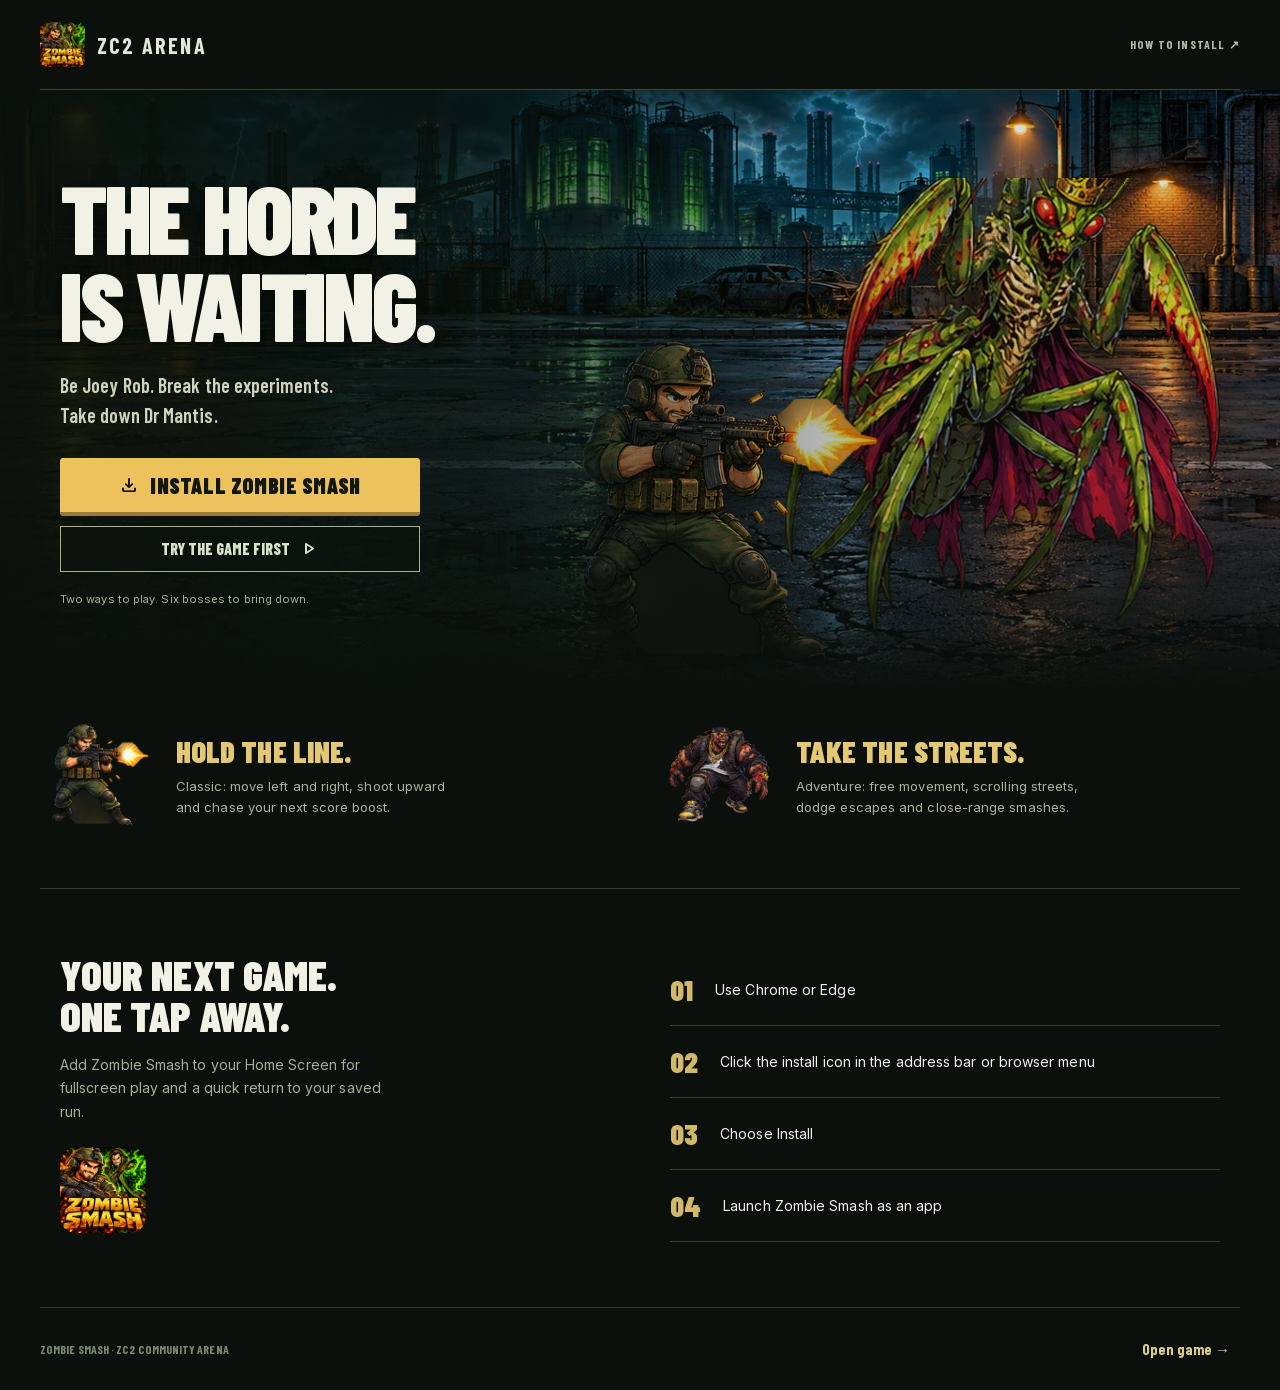
<file: index.html>
<!doctype html>
<html lang="en">
<head>
  <meta charset="UTF-8" />
  <meta name="viewport" content="width=device-width,initial-scale=1,maximum-scale=1,user-scalable=no,viewport-fit=cover" />
  <meta name="theme-color" content="#080b0d" />
  <meta name="color-scheme" content="dark" />
  <meta name="description" content="Unofficial ZC2 Community Arena — Zombie Smash, global leaderboard, tournaments and community tools." />
  <meta name="apple-mobile-web-app-capable" content="yes" />
  <meta name="apple-mobile-web-app-status-bar-style" content="black-translucent" />
  <meta name="apple-mobile-web-app-title" content="Zombie Smash" />
  <meta name="application-name" content="Zero Caliber 2 Community Arena" />
  <meta name="mobile-web-app-capable" content="yes" />

  <meta property="og:type" content="website" />
  <meta property="og:title" content="Zero Caliber 2 — Community Arena" />
  <meta property="og:description" content="Play Zombie Smash, climb the leaderboard, enter tournaments and join the ZC2 community." />
  <meta property="og:image" content="./share-preview.jpg?v=5.10.1" />
  <meta property="og:image:width" content="1200" />
  <meta property="og:image:height" content="630" />
  <meta property="og:site_name" content="Zero Caliber 2 Community Arena" />
  <meta name="twitter:card" content="summary_large_image" />
  <meta name="twitter:title" content="Zero Caliber 2 — Community Arena" />
  <meta name="twitter:description" content="Play Zombie Smash. Compete. Rank up. Join the community." />
  <meta name="twitter:image" content="./share-preview.jpg?v=5.10.1" />

  <title>Zombie Smash — ZC2 Arena</title>
  <link rel="manifest" href="./manifest.webmanifest?v=6.0.1" />
  <link rel="icon" sizes="192x192" href="./icon-192.png?v=6.0.1" />
  <link rel="apple-touch-icon" href="./apple-touch-icon.png?v=6.0.1" />
  <link rel="stylesheet" href="./styles.css?v=6.0.1" />
  <link rel="stylesheet" href="./arcade.css?v=6.0.1" />
  <link rel="stylesheet" href="./enhanced.css?v=6.0.1" />
</head>
<body>
  <div id="app" class="app-loading">
    <div class="boot">
      <img src="./zc2-arena-logo.png" alt="ZC2 Community Arena" />
      <div class="boot-title"><span>ZERO CALIBER 2</span><b>COMMUNITY ARENA</b></div>
      <div class="boot-line"></div>
    </div>
  </div>
  <noscript>This app requires JavaScript.</noscript>
  <script src="./character-gallery.js?v=6.0.1"></script>
  <script src="./soundtrack.js?v=6.0.1"></script>
  <script src="./arcade.js?v=6.0.1"></script>
  <script type="module" src="./app.js?v=6.0.1"></script>
</body>
</html>
</file>
<file: styles.css>
@font-face{font-family:"Bebas Neue";font-style:normal;font-weight:400;font-display:swap;src:url("./font-bebas-neue-400.woff2") format("woff2")}
@font-face{font-family:"Barlow Condensed";font-style:normal;font-weight:600;font-display:swap;src:url("./font-barlow-condensed-600.woff2") format("woff2")}
@font-face{font-family:"Barlow Condensed";font-style:normal;font-weight:700;font-display:swap;src:url("./font-barlow-condensed-700.woff2") format("woff2")}
@font-face{font-family:"Barlow Condensed";font-style:normal;font-weight:800;font-display:swap;src:url("./font-barlow-condensed-800.woff2") format("woff2")}
@font-face{font-family:"Barlow Condensed";font-style:normal;font-weight:900;font-display:swap;src:url("./font-barlow-condensed-900.woff2") format("woff2")}
@font-face{font-family:"Inter";font-style:normal;font-weight:400 800;font-display:swap;src:url("./font-inter.woff2") format("woff2")}
@font-face{font-family:"Material Symbols Rounded";font-style:normal;font-weight:400;font-display:swap;src:url("./font-material-symbols-rounded.woff2") format("woff2")}
@font-face{font-family:"Nosifer";font-style:normal;font-weight:400;font-display:swap;src:url("./font-nosifer-400.woff2") format("woff2")}
:root{
  --bg:#080b0d;--bg2:#0d1215;--panel:#10161a;--panel2:#141b1f;--line:#293238;--line2:#3a4449;
  --text:#f2f4f5;--muted:#8e999e;--yellow:#f2d51f;--yellow2:#ffe83e;--danger:#e15c55;--ok:#8db24a;
  --display:"Bebas Neue","Barlow Condensed",Impact,sans-serif;--cond:"Barlow Condensed","Arial Narrow",sans-serif;--body:Inter,system-ui,-apple-system,sans-serif;
  --safe-bottom:env(safe-area-inset-bottom,0px)
}
*{box-sizing:border-box}html{background:var(--bg);color-scheme:dark}body{margin:0;min-width:320px;min-height:100vh;background:radial-gradient(circle at 70% -10%,rgba(242,213,31,.09),transparent 30%),var(--bg);color:var(--text);font-family:var(--body)}button,input,select,textarea{font:inherit}button{cursor:pointer}a{color:inherit}.material-symbols-rounded{font-family:'Material Symbols Rounded';font-weight:normal;font-style:normal;font-size:21px;line-height:1;letter-spacing:normal;text-transform:none;display:inline-block;white-space:nowrap;word-wrap:normal;direction:ltr;text-rendering:optimizeLegibility;-webkit-font-smoothing:antialiased;font-variation-settings:'FILL' 0,'wght' 400,'GRAD' 0,'opsz' 24}.hidden{display:none!important}.muted{color:var(--muted)}
.app-loading{min-height:100vh;display:grid;place-items:center}.boot{display:grid;justify-items:center;gap:12px}.boot img{width:108px;height:108px;border-radius:24px}.boot-title{display:grid;justify-items:center;font-family:var(--display);letter-spacing:.08em}.boot-title span{font-size:28px}.boot-title b{color:var(--yellow);font-size:21px}.boot-line{width:170px;height:2px;background:linear-gradient(90deg,transparent,var(--yellow),transparent);animation:pulse 1.2s ease-in-out infinite}@keyframes pulse{50%{opacity:.25;transform:scaleX(.7)}}
.shell{min-height:100vh}.topbar{height:74px;display:flex;align-items:center;gap:14px;padding:0 20px;border-bottom:1px solid var(--line);background:rgba(8,11,13,.94);backdrop-filter:blur(18px);position:sticky;top:0;z-index:40}.brand{border:0;background:none;color:var(--text);padding:0;display:flex;align-items:center;gap:11px;text-align:left;min-width:290px}.brand-mark{display:grid;place-items:center;width:47px;height:47px;border-radius:10px;overflow:hidden;box-shadow:0 0 0 1px rgba(242,213,31,.24),0 10px 28px rgba(0,0,0,.36)}.brand-mark img{width:100%;height:100%;object-fit:cover}.brand-copy{display:grid;line-height:.9;min-width:210px}.brand-title{display:flex;align-items:flex-end;gap:6px;font-family:var(--display);white-space:nowrap;text-shadow:0 1px 0 #000}.brand-title strong{font-size:26px;font-weight:400;letter-spacing:.035em}.brand-title strong:first-child{letter-spacing:.075em}.brand-title em{font-style:normal;color:var(--yellow);font-size:39px;line-height:.69;margin-left:1px;text-shadow:0 0 18px rgba(242,213,31,.23)}.brand-rule{height:2px;margin:3px 0 4px;background:linear-gradient(90deg,var(--yellow) 0 30%,rgba(242,213,31,.18) 30% 100%)}.brand-copy small{font-family:var(--cond);font-size:10px;font-weight:700;letter-spacing:.38em;color:#c8ced0}.top-actions{margin-left:auto;display:flex;align-items:center;gap:8px}.top-actions .user-chip{display:flex;align-items:center;gap:8px;padding:7px 10px;border:1px solid var(--line);background:#0e1316}.user-chip img,.avatar{width:30px;height:30px;object-fit:cover;border-radius:6px;background:#1b1e13;border:1px solid #5c531f}.btn,.icon-btn{border:1px solid transparent;display:inline-flex;align-items:center;justify-content:center;gap:7px;font-weight:800;transition:.15s}.btn{padding:10px 13px}.btn.primary{background:var(--yellow);border-color:#ffe869;color:#111}.btn.primary:hover{background:var(--yellow2)}.btn.secondary{background:#11171a;border-color:#303a3f;color:#f1f3f4}.btn.secondary:hover{border-color:#59656b}.btn.ghost{background:transparent;border-color:#394147;color:#dfe3e4}.btn.danger{background:#3d1716;border-color:#71312e;color:#ffcbc8}.btn.big{padding:13px 18px;font-size:15px}.icon-btn{width:40px;height:40px;background:#11171a;border-color:#303a3f;color:#eef1f2}.icon-btn .badge{position:absolute;transform:translate(14px,-14px);min-width:17px;height:17px;border-radius:50%;background:var(--yellow);color:#111;font:800 10px/17px var(--body)}
.layout{display:grid;grid-template-columns:94px 1fr;min-height:calc(100vh - 74px)}.sidebar{border-right:1px solid var(--line);background:#0b1012;padding:12px 7px;position:sticky;top:74px;height:calc(100vh - 74px);display:grid;align-content:start;gap:5px}.nav-btn{border:1px solid transparent;background:transparent;color:#748088;display:flex;flex-direction:column;align-items:center;gap:4px;padding:11px 3px;font:700 9px var(--body)}.nav-btn.active{background:linear-gradient(90deg,#292208,#161711);border-color:#4b4219;color:#ffe53a}.nav-btn.active .material-symbols-rounded{font-variation-settings:'FILL' 1}.main{width:100%;max-width:1560px;margin:auto;padding:24px}.toast{position:fixed;top:84px;left:50%;transform:translateX(-50%);z-index:90;max-width:min(560px,calc(100vw - 24px));padding:11px 14px;border:1px solid #5a4e1d;background:#1a1709;color:#f6e987;box-shadow:0 16px 60px rgba(0,0,0,.4);display:flex;gap:10px;align-items:center}.toast .material-symbols-rounded{color:var(--yellow)}
.section-title{margin:2px 0 16px}.kicker{font:800 10px var(--body);letter-spacing:.18em;color:var(--yellow)}.section-title h1,.section-title h2{font-family:var(--display);letter-spacing:.025em;margin:4px 0 0}.section-title h1{font-size:42px}.section-title h2{font-size:31px}.section-title p{color:var(--muted);margin:6px 0 0;max-width:850px;line-height:1.55}.home-stack{display:grid;gap:12px}.community-cover{position:relative;overflow:hidden;border:1px solid #343e43;background:#080b0d;min-height:300px;box-shadow:0 18px 55px rgba(0,0,0,.22)}.community-cover>img{display:block;width:100%;height:auto;max-height:640px;object-fit:cover}.community-cover-actions{position:absolute;left:22px;bottom:22px;display:flex;gap:8px;flex-wrap:wrap;padding:9px;background:rgba(5,8,9,.72);border:1px solid rgba(255,255,255,.13);backdrop-filter:blur(12px)}.hero{min-height:470px;position:relative;overflow:hidden;border:1px solid #333c41;background:#111;display:grid;grid-template-columns:1.35fr .62fr}.hero-bg{position:absolute;inset:0;background-image:url('./community-battlefield.webp?v=3.1');background-position:center;background-size:cover}.hero-shade{position:absolute;inset:0;background:linear-gradient(90deg,rgba(4,7,9,.96) 0%,rgba(4,7,9,.76) 50%,rgba(4,7,9,.82) 100%),linear-gradient(0deg,rgba(0,0,0,.7),transparent 58%)}.hero-main,.hero-guide{position:relative;z-index:2}.hero-main{padding:50px}.hero-main h1{font-family:var(--display);font-size:64px;line-height:.88;letter-spacing:.015em;margin:13px 0 18px;max-width:790px}.hero-main h1 em{font-style:normal;color:var(--yellow)}.hero-main p{max-width:680px;color:#c1c7ca;line-height:1.6;font-size:15px}.hero-stats{display:flex;flex-wrap:wrap;gap:8px;margin:24px 0}.hero-stats span{border:1px solid #394146;background:rgba(10,14,16,.78);padding:8px 11px;font-size:11px}.hero-stats b{color:var(--yellow);font-size:14px}.action-row{display:flex;gap:8px;flex-wrap:wrap}.hero-guide{align-self:center;margin:25px 25px 25px 0;border:1px solid #3d4549;background:rgba(7,10,12,.86);padding:22px}.hero-guide h3{margin:0 0 12px;font:700 15px var(--cond);letter-spacing:.12em;color:var(--yellow)}.hero-guide ol{margin:0;padding-left:23px;display:grid;gap:9px;font-size:12px;color:#c5cbcd}.hero-guide .penalty{margin-top:16px;padding-top:13px;border-top:1px solid #343d41;color:#d79792;font-size:11px;line-height:1.5}.quick-strip{display:grid;grid-template-columns:repeat(4,1fr);gap:9px}.quick-card{border:1px solid var(--line);background:var(--panel);padding:16px;display:grid;grid-template-columns:auto 1fr;gap:4px 12px;align-items:center}.quick-card .material-symbols-rounded{grid-row:1/3;color:var(--yellow);font-size:26px}.quick-card b{font:700 20px var(--cond)}.quick-card span{font-size:10px;color:var(--muted)}.dashboard-grid{display:grid;grid-template-columns:1.1fr .9fr;gap:10px}.panel{border:1px solid var(--line);background:var(--panel);padding:18px}.panel-head{display:flex;justify-content:space-between;align-items:end;gap:12px;margin-bottom:12px}.panel-head h2{font-family:var(--display);font-size:28px;letter-spacing:.03em;margin:3px 0 0}.panel-head button{border:0;background:none;color:var(--yellow);font-weight:800}.rank-row{display:grid;grid-template-columns:34px 1fr auto auto;gap:8px;align-items:center;padding:9px 4px;border-top:1px solid #232b2f}.rank-row .place{font:700 19px var(--cond);color:var(--yellow)}.rank-row .name{font-weight:750}.rank-row .metric{font:700 17px var(--cond)}.rank-row small{color:var(--muted);font-size:10px}.activity-row{display:flex;gap:10px;padding:10px 0;border-top:1px solid #232b2f}.activity-row .material-symbols-rounded{color:var(--yellow);font-size:18px}.activity-row div{display:grid;gap:2px}.activity-row b{font-size:12px}.activity-row span{font-size:11px;color:var(--muted);line-height:1.35}.empty{min-height:120px;display:grid;place-items:center;text-align:center;color:#68747a;border:1px dashed #313a3e;padding:18px}.empty .material-symbols-rounded{color:#8c7e28;font-size:29px}
.templates{display:grid;grid-template-columns:repeat(4,1fr);gap:9px;margin-bottom:20px}.template{border:1px solid var(--line);background:#0d1316;padding:15px}.template .material-symbols-rounded{color:var(--yellow)}.template h3{font:700 19px var(--cond);margin:8px 0 5px}.template p{margin:0;color:var(--muted);font-size:11px;line-height:1.45}.event-grid{display:grid;grid-template-columns:repeat(3,1fr);gap:10px}.event-card{border:1px solid var(--line);background:var(--panel);padding:17px;position:relative;overflow:hidden}.event-card.featured{background:linear-gradient(135deg,#1d1a08,#0e1315);border-color:#66591d}.event-card:before{content:"";position:absolute;left:0;top:0;bottom:0;width:3px;background:#495158}.event-card.featured:before{background:var(--yellow)}.event-card .tag{font-size:9px;letter-spacing:.16em;color:#d4bc24;font-weight:850}.event-card h3{font:700 22px var(--cond);margin:6px 0}.event-card p{color:var(--muted);font-size:12px;line-height:1.45;min-height:35px}.event-meta{font-size:11px;color:#c2c8ca;margin:12px 0;display:flex;gap:12px;flex-wrap:wrap}.event-meta b{color:var(--yellow)}.private-builder{margin-top:28px;border-top:1px solid #31393e;padding-top:24px}.form-grid{display:grid;grid-template-columns:repeat(2,minmax(0,1fr));gap:11px}.field{display:grid;gap:5px}.field.wide{grid-column:1/-1}.field label{font-size:10px;color:#8c979b;font-weight:800;letter-spacing:.07em}.field input,.field select,.field textarea,.search-input{width:100%;background:#090d0f;border:1px solid #2d373c;color:#f0f2f3;padding:11px 12px;outline:none}.field input:focus,.field select:focus,.field textarea:focus,.search-input:focus{border-color:#756821}.field textarea{min-height:100px;resize:vertical}.private-list{display:grid;gap:7px;margin-top:14px}.private-list article{border:1px solid var(--line);background:#0d1214;padding:12px;display:flex;align-items:center;gap:8px}.private-list article div{flex:1;display:grid;gap:3px}.private-list span{font-size:11px;color:var(--muted)}
.table-wrap{overflow:auto;border:1px solid var(--line)}table{width:100%;border-collapse:collapse;min-width:760px;background:#0d1214}th,td{padding:11px 12px;border-bottom:1px solid #222a2e;text-align:left;font-size:12px}th{font-size:9px;letter-spacing:.13em;color:#758187;background:#10171a;position:sticky;top:0}td:first-child{color:var(--yellow);font:700 17px var(--cond)}.player-cell{display:flex;align-items:center;gap:9px;font-weight:750}.player-cell img,.tiny-avatar{width:34px;height:34px;border-radius:5px;object-fit:cover;border:1px solid #4f481e;background:#16180f}.community-toolbar{display:flex;gap:9px;margin-bottom:13px}.community-toolbar .search-input{max-width:420px}.community-grid{display:grid;grid-template-columns:repeat(4,1fr);gap:9px}.player-card{border:1px solid var(--line);background:#0d1214;color:var(--text);padding:13px;text-align:left;display:grid;grid-template-columns:56px 1fr auto;gap:11px;align-items:center}.player-card:hover{border-color:#685d24}.player-card img,.avatar-fallback{width:56px;height:56px;object-fit:cover;border-radius:7px;background:#1a1c10;border:1px solid #544b1c;display:grid;place-items:center;color:var(--yellow);font:700 20px var(--cond)}.player-card .pcopy{display:grid;gap:3px}.player-card .pcopy b{font-size:13px}.player-card .pcopy span,.player-card .pcopy small{font-size:10px;color:var(--muted)}
.messages-layout{display:grid;grid-template-columns:210px 1fr;border:1px solid var(--line);min-height:620px}.channels{border-right:1px solid var(--line);background:#0b1012;padding:10px;display:grid;align-content:start;gap:3px;overflow:auto}.channels h4{font-size:9px;letter-spacing:.14em;color:#667278;margin:10px 8px 4px}.channels button{border:1px solid transparent;background:none;color:#78848a;padding:9px;text-align:left}.channels button.active{background:#1b1909;border-color:#4f461b;color:#ffe23b}.chat-stage{display:grid;grid-template-rows:auto 1fr auto;min-width:0}.chat-header{display:flex;align-items:center;gap:10px;padding:12px 14px;border-bottom:1px solid var(--line);background:#0e1417}.chat-header b{flex:1}.voice-control{display:flex;align-items:center;gap:7px}.voice-status{font-size:10px;color:#8e999d}.feed{padding:17px;display:flex;flex-direction:column;gap:9px;overflow:auto;max-height:540px}.bubble{max-width:77%;border:1px solid #2a3439;background:#11181b;padding:9px 11px}.bubble.mine{margin-left:auto;background:#1a190d;border-color:#51491e}.bubble small{font-size:9px;color:#d5bd25}.bubble p{margin:4px 0 0;font-size:12px;line-height:1.45}.bubble mark{background:#4a4218;color:#ffe846;padding:1px 2px}.compose{display:flex;gap:7px;padding:10px;border-top:1px solid var(--line);position:relative}.compose input{flex:1;background:#090d0f;border:1px solid #2e383d;color:#f2f4f5;padding:11px 12px}.mention-menu{position:absolute;left:10px;bottom:59px;background:#0b1012;border:1px solid #3d474c;width:min(360px,80%);z-index:5;display:grid}.mention-menu button{border:0;background:none;color:#f1d51f;text-align:left;padding:9px 11px}.voice-note{padding:9px 14px;border-top:1px solid #252d31;color:#6f7b80;font-size:10px}.remote-audio{display:none}
.profile-editor{display:grid;grid-template-columns:240px 1fr;gap:20px;border:1px solid var(--line);background:var(--panel);padding:20px}.profile-photo{display:grid;justify-items:center;gap:10px}.profile-photo img,.profile-photo .avatar-fallback{width:170px;height:170px;border-radius:10px}.file-btn{position:relative;overflow:hidden}.file-btn input{position:absolute;inset:0;opacity:0;cursor:pointer}.profile-summary{border:1px solid var(--line);background:#0d1214;padding:16px;margin-top:10px;display:grid;grid-template-columns:repeat(4,1fr);gap:8px}.profile-summary div{display:grid;border-right:1px solid #293136;padding:5px 12px}.profile-summary div:last-child{border:0}.profile-summary b{font:700 24px var(--cond)}.profile-summary span{font-size:10px;color:var(--muted)}
.profile-picture-section{margin:18px 0;padding:16px;border:1px solid var(--line);background:rgba(10,14,16,.72);border-radius:10px}.profile-picture-section h3{font:700 18px var(--cond);margin:0 0 8px;display:flex;align-items:center;gap:8px}.profile-picture-section p{margin:0 0 12px;color:var(--muted);font-size:11px}.profile-zombie-grid{display:grid;grid-template-columns:repeat(auto-fit,minmax(90px,1fr));gap:8px;margin-bottom:12px}.profile-zombie-choice{background:transparent;border:2px solid #2d373c;padding:0;display:flex;flex-direction:column;align-items:center;gap:6px;padding:8px;border-radius:10px;cursor:pointer;transition:.15s;overflow:hidden}.profile-zombie-choice img{width:100%;height:auto;border-radius:6px;display:block}.profile-zombie-choice span{font-size:9px;color:#a0aab0;font-weight:700;text-align:center;white-space:nowrap;overflow:hidden;text-overflow:ellipsis;max-width:100%}.profile-zombie-choice:hover{border-color:#756821;background:rgba(117,104,33,.08)}.profile-zombie-choice.selected{border-color:var(--yellow);background:rgba(242,213,31,.12);box-shadow:0 0 12px rgba(242,213,31,.25)}.profile-zombie-choice.selected span{color:var(--yellow)}.profile-picture-actions{display:flex;gap:8px}
.gallery-toolbar{display:flex;gap:8px;margin-bottom:13px;align-items:center}.gallery-grid{display:grid;grid-template-columns:repeat(3,1fr);gap:10px}.gallery-card{border:1px solid var(--line);background:#0d1214}.gallery-card img{display:block;width:100%;aspect-ratio:16/10;object-fit:cover}.gallery-card figcaption{padding:10px;display:flex;justify-content:space-between;gap:10px;font-size:11px}.gallery-card figcaption span{color:var(--muted)}
.admin-activate{max-width:540px;border:1px solid #394146;background:#0e1315;padding:23px}.admin-activate .material-symbols-rounded{color:var(--yellow);font-size:34px}.admin-activate p{color:var(--muted);line-height:1.5}.admin-grid{display:grid;grid-template-columns:1.2fr .8fr;gap:10px}.admin-stack{display:grid;gap:10px}.admin-card{border:1px solid var(--line);background:#0d1214;padding:14px}.admin-card h3{font:700 18px var(--cond);margin:0 0 7px}.admin-card small,.admin-card p{color:var(--muted);font-size:11px}.submission-row,.report-row,.audit-row{border-top:1px solid #242c30;padding:9px 0;display:grid;gap:5px}.submission-row .scoreline{font:600 13px var(--cond)}.report-row{border-left:2px solid #763733;padding-left:9px}.report-actions{display:flex;gap:6px;flex-wrap:wrap}.audit-row{grid-template-columns:1fr 1.2fr auto;gap:7px;font-size:10px}.audit-row span{color:var(--muted)}
.notifications-drawer{position:fixed;top:74px;right:0;bottom:0;width:min(420px,100vw);background:#0c1113;border-left:1px solid #30393e;z-index:60;box-shadow:-20px 0 70px rgba(0,0,0,.35);padding:16px;overflow:auto}.drawer-head{display:flex;align-items:center;justify-content:space-between;margin-bottom:12px}.drawer-head h3{font:700 22px var(--cond);margin:0}.notice-item{border:1px solid #283135;background:#101619;padding:11px;margin-bottom:7px}.notice-item.unread{border-left:3px solid var(--yellow)}.notice-item b{font-size:12px}.notice-item p{font-size:11px;color:var(--muted);margin:4px 0}.notice-item small{font-size:9px;color:#657176}
.modal-wrap{position:fixed;inset:0;background:rgba(0,0,0,.79);backdrop-filter:blur(10px);display:grid;place-items:center;padding:17px;z-index:80;overflow:auto}.modal{width:min(1120px,100%);max-height:95vh;overflow:auto;border:1px solid #3a4449;background:#0d1214;box-shadow:0 25px 90px rgba(0,0,0,.5)}.modal.narrow{width:min(590px,100%)}.modal-body{padding:21px}.modal-head{display:flex;gap:12px;justify-content:space-between;align-items:flex-start;margin-bottom:13px}.modal-head h2{font:700 30px var(--cond);margin:3px 0}.modal-head p{color:var(--muted);margin:4px 0;line-height:1.45}.rules-strip{display:grid;grid-template-columns:repeat(4,1fr);border:1px solid #353e42;margin:13px 0}.rules-strip div{padding:12px;border-right:1px solid #31393d;display:grid}.rules-strip div:last-child{border:0}.rules-strip b{color:var(--yellow);font:700 19px var(--cond)}.rules-strip span{font-size:10px;color:var(--muted)}.anti-cheat{display:flex;gap:10px;padding:12px;border:1px solid #5a302c;background:#1b1110;color:#ffc1bd}.anti-cheat div{display:grid}.anti-cheat span{font-size:10px}.current-match{margin:14px 0;border:1px solid #5f531e;background:linear-gradient(135deg,#191707,#0d1214);padding:15px;display:grid;grid-template-columns:1fr auto;gap:12px}.current-match h3{font:700 25px var(--cond);margin:3px 0}.server-code{display:grid;justify-items:end}.server-code span{font-size:9px;color:#849095}.server-code b{font:700 25px var(--cond);color:var(--yellow);letter-spacing:.06em}.participant-list{grid-column:1/-1;display:grid;grid-template-columns:repeat(4,1fr);gap:6px}.participant{border:1px solid #2a3337;background:#0c1113;padding:8px;display:flex;align-items:center;gap:7px}.participant span{flex:1;font-size:11px}.participant button{border:0;background:none;color:#e77a74;font-size:10px}.current-match>.btn{grid-column:1/-1}.bracket{display:flex;gap:10px;overflow:auto;padding:11px 0}.round{min-width:230px}.round>h3{font:800 11px var(--body);letter-spacing:.14em;color:#c8b121}.match-card{border:1px solid #2d363a;background:#0b1012;padding:10px;margin-bottom:7px;display:grid;gap:3px}.match-card.approved{border-color:#4b5a25}.match-card .map{font-size:9px;color:#7b878c}.match-card b{font:700 16px var(--cond)}.match-card small{padding:3px 0;border-top:1px solid #20272a}.score-badge{color:#d3bd2b!important}.locked-round{min-width:220px;border:1px dashed #353e42;color:#69757a;display:grid;align-content:center;gap:5px;padding:16px}.social-login-grid{display:grid;grid-template-columns:1fr 1fr;gap:7px;margin-bottom:14px}.social-login{min-height:48px;border:1px solid #364047;background:#101619;color:#f3f5f5;padding:9px 11px;display:grid;grid-template-columns:30px 1fr auto;align-items:center;gap:9px;text-align:left;font-weight:800}.social-login:hover:not(:disabled){border-color:#6b767c;background:#151c1f}.social-login:disabled{opacity:.46;cursor:not-allowed}.social-login.google{background:#fff;color:#3c4043;border-color:#dadce0;font-weight:500}.social-login.google .social-mark{border:0;width:20px;height:20px;border-radius:0}.social-login.google:hover:not(:disabled){background:#f8f9fa;border-color:#dadce0}.social-login.apple{background:#050505;color:#fff;border-color:#454545}.social-login.discord{background:#222a52;color:#fff;border-color:#49518b}.social-login.twitter{background:#101010;color:#fff;border-color:#444}.social-mark{width:28px;height:28px;border-radius:7px;display:grid;place-items:center;border:1px solid currentColor;font:900 14px var(--body)}.social-login small{font-size:8px;letter-spacing:.06em;text-transform:uppercase;opacity:.68}.auth-divider{display:flex;align-items:center;gap:9px;margin:5px 0 13px;color:#6f7b80;font-size:9px;text-transform:uppercase;letter-spacing:.12em}.auth-divider:before,.auth-divider:after{content:'';height:1px;background:#293237;flex:1}.auth-tabs{display:flex;gap:5px;margin-bottom:13px}.auth-tabs button{flex:1}.auth-note{font-size:10px;color:#78848a;line-height:1.5}.invite-actions{display:grid;grid-template-columns:repeat(4,1fr);gap:8px}.invite-actions button{border:1px solid #323b40;background:#101619;color:#edf1f2;padding:17px 8px;display:flex;flex-direction:column;align-items:center;gap:8px}.invite-actions .material-symbols-rounded{color:var(--yellow);font-size:27px}.invite-link{margin-top:12px;border:1px solid #2d363b;background:#090d0f;padding:10px;word-break:break-all;color:#aeb6b9;font-size:10px}.report-options{display:grid;gap:7px}.check-line{display:flex;gap:10px;align-items:flex-start;border:1px solid #31393e;padding:11px}.check-line span{display:grid;gap:2px}.check-line small{color:var(--muted)}.score-grid{display:grid;grid-template-columns:repeat(2,1fr);gap:7px;margin:12px 0}.score-field{border:1px solid #2b3439;background:#0b1012;padding:9px;display:grid;grid-template-columns:1fr 90px auto;align-items:center;gap:7px}.score-field input{background:#080c0e;border:1px solid #354045;color:#fff;padding:8px}.progress{height:4px;background:#222a2e;margin:8px 0;overflow:hidden}.progress span{display:block;height:100%;background:var(--yellow);width:0;transition:.2s}.profile-modal-hero{display:flex;gap:15px;align-items:center}.profile-modal-hero img,.profile-modal-hero .avatar-fallback{width:98px;height:98px}.profile-modal-hero h2{font:700 31px var(--cond);margin:3px 0}.profile-modal-hero p{margin:2px 0;color:var(--muted)}.legal-note{margin-top:22px;font-size:9px;color:#59666c;text-align:center;line-height:1.5}
.invite-artwork{display:block;width:100%;height:auto;margin-top:12px;border:1px solid #30393e}.auth-action-row{display:flex;gap:8px;align-items:center;margin-top:12px}.auth-action-row .btn.primary{flex:1}.modal.narrow:has(.social-login-grid){background-image:linear-gradient(rgba(13,18,20,.95),rgba(13,18,20,.97)),url('./community-battlefield.webp?v=3.1');background-size:cover;background-position:center}.brand-mark img{filter:saturate(1.05) contrast(1.03)}
.profile-setup-form{display:grid;gap:14px}.profile-setup-form .field{display:grid;gap:5px}.profile-setup-form .field label{font-size:10px;color:#8c979b;font-weight:800;letter-spacing:.07em}.profile-setup-form .field input,.profile-setup-form .field select{width:100%;background:#090d0f;border:1px solid #2d373c;color:#f0f2f3;padding:11px 12px;outline:none;border-radius:5px}.profile-setup-form .field input:focus,.profile-setup-form .field select:focus{border-color:#756821}.profile-selector-wrap{display:grid;gap:12px}.picture-gallery{display:grid;grid-template-columns:repeat(auto-fill,minmax(100px,1fr));gap:9px;max-height:320px;overflow-y:auto;padding:6px;border:1px solid #2d373c;background:#090d0f;border-radius:6px}.picture-card{position:relative;aspect-ratio:1;border:2px solid transparent;background:#0d1214;border-radius:8px;overflow:hidden;cursor:pointer;transition:.15s;display:grid;align-items:flex-end}.picture-card:hover{border-color:#756821;box-shadow:0 4px 12px rgba(0,0,0,.3)}.picture-card input{position:absolute;inset:0;opacity:0;cursor:pointer;margin:0}.picture-card:has(input:checked){border-color:var(--yellow);box-shadow:0 0 12px rgba(242,213,31,.3)}.picture-card img{position:absolute;inset:0;width:100%;height:100%;object-fit:cover}.picture-card label{position:relative;width:100%;background:linear-gradient(0deg,rgba(0,0,0,.8),transparent);padding:6px 8px;font-size:9px;color:#f2f4f5;font-weight:700;text-align:center;cursor:pointer}.picture-upload{border:2px dashed #2d373c;background:#0a0d0f;padding:16px;border-radius:8px;display:grid;place-items:center;text-align:center;gap:8px;cursor:pointer;transition:.15s}.picture-upload:hover{border-color:#756821;background:#0d1012}.picture-upload input{display:none}.picture-upload .material-symbols-rounded{color:var(--yellow);font-size:28px}.picture-upload span{font-size:11px;color:var(--muted)}.picture-upload b{display:block;color:var(--text);font-weight:800}
@media(max-width:1100px){.hero{grid-template-columns:1fr}.hero-guide{margin:0 24px 24px}.quick-strip{grid-template-columns:repeat(2,1fr)}.dashboard-grid{grid-template-columns:1fr}.templates{grid-template-columns:repeat(2,1fr)}.event-grid,.community-grid{grid-template-columns:repeat(2,1fr)}.admin-grid{grid-template-columns:1fr}.participant-list{grid-template-columns:repeat(2,1fr)}}
@media(max-width:760px){.community-cover{min-height:180px}.community-cover-actions{left:8px;right:8px;bottom:8px;padding:7px}.community-cover-actions .btn{flex:1}.auth-action-row{align-items:stretch;flex-direction:column}.social-login-grid{grid-template-columns:1fr}.topbar{height:64px;padding:0 10px}.brand{min-width:0;gap:7px}.brand-mark{width:39px;height:39px;border-radius:8px}.brand-copy{min-width:154px}.brand-title{gap:4px}.brand-title strong{font-size:19px}.brand-title em{font-size:29px}.brand-copy small{font-size:7px;letter-spacing:.29em}.top-actions .label-hide{display:none}.layout{display:block}.sidebar{position:fixed;left:0;right:0;bottom:0;top:auto;height:70px;padding:4px 3px;padding-bottom:calc(4px + var(--safe-bottom));z-index:50;border-right:0;border-top:1px solid var(--line);grid-template-columns:repeat(5,1fr)}.nav-btn{font-size:7px;padding:6px 1px}.nav-btn .material-symbols-rounded{font-size:19px}.main{padding:12px 9px calc(86px + var(--safe-bottom))}.hero{min-height:500px}.hero-main{padding:28px 20px}.hero-main h1{font-size:43px}.hero-main p{font-size:13px}.hero-guide{margin:0 13px 13px}.quick-strip{grid-template-columns:1fr 1fr}.templates,.event-grid,.community-grid,.gallery-grid{grid-template-columns:1fr}.private-list article{align-items:flex-start;flex-wrap:wrap}.form-grid{grid-template-columns:1fr}.field.wide{grid-column:auto}.messages-layout{grid-template-columns:1fr;min-height:590px}.channels{display:flex;overflow:auto;border-right:0;border-bottom:1px solid var(--line)}.channels h4{display:none}.channels button{white-space:nowrap}.profile-editor{grid-template-columns:1fr}.profile-photo img,.profile-photo .avatar-fallback{width:130px;height:130px}.profile-summary{grid-template-columns:1fr 1fr}.rules-strip{grid-template-columns:1fr 1fr}.current-match{grid-template-columns:1fr}.server-code{justify-items:start}.participant-list{grid-template-columns:1fr}.score-grid{grid-template-columns:1fr}.invite-actions{grid-template-columns:1fr 1fr}.modal-wrap{padding:5px}.modal{max-height:98vh}.modal-body{padding:14px}.audit-row{grid-template-columns:1fr}.top-actions .user-chip span{display:none}.notifications-drawer{top:64px}.community-toolbar{flex-direction:column}.community-toolbar .search-input{max-width:none}.hero-stats{margin:18px 0}.hero-actions .btn{width:100%}}


/* ===== ZC2 Community Arena v4 Premium layer ===== */
:root{--premium-yellow:#f5d71d;--premium-gold:#ffb512;--surface:#0a0f12;--surface2:#10171b;--line2:rgba(255,255,255,.09);--safe-bottom:env(safe-area-inset-bottom,0px)}
body{background:radial-gradient(circle at 70% -20%,rgba(245,215,29,.09),transparent 32%),linear-gradient(180deg,#080b0d 0%,#070a0c 100%);letter-spacing:.005em}
.topbar{background:rgba(7,10,12,.82);border-bottom:1px solid rgba(255,255,255,.08);box-shadow:0 12px 35px rgba(0,0,0,.16)}
.sidebar{background:linear-gradient(180deg,rgba(12,17,20,.96),rgba(7,10,12,.98));border-color:rgba(255,255,255,.07)}
.nav-btn{border-radius:12px;margin:2px 4px}.nav-btn.active{background:linear-gradient(135deg,rgba(245,215,29,.17),rgba(245,215,29,.035));box-shadow:inset 0 0 0 1px rgba(245,215,29,.24)}
.panel,.event-card,.template,.profile-editor,.messages-layout,.admin-card{border-color:rgba(255,255,255,.09);background:linear-gradient(145deg,rgba(17,23,27,.95),rgba(10,14,17,.98));box-shadow:0 15px 40px rgba(0,0,0,.13)}
.btn{border-radius:9px}.btn.primary{box-shadow:0 7px 22px rgba(245,215,29,.13)}.btn.glass{background:rgba(8,12,14,.64);border:1px solid rgba(255,255,255,.20);color:#fff;backdrop-filter:blur(12px)}.btn:disabled{opacity:.42;cursor:not-allowed;box-shadow:none}
.premium-hero{position:relative;min-height:min(650px,68vh);overflow:hidden;border:1px solid rgba(255,255,255,.1);background:#060809;box-shadow:0 26px 70px rgba(0,0,0,.26)}.premium-hero-art{position:absolute;inset:0;width:100%;height:100%;object-fit:cover;object-position:center}.premium-hero-vignette{position:absolute;inset:0;background:linear-gradient(90deg,rgba(5,7,8,.94) 0%,rgba(5,7,8,.72) 38%,rgba(5,7,8,.18) 68%,rgba(5,7,8,.62) 100%),linear-gradient(0deg,rgba(4,6,7,.92),transparent 48%)}.premium-hero-content{position:relative;z-index:2;max-width:690px;padding:clamp(32px,6vw,74px)}.premium-hero h1{font:900 clamp(54px,7vw,90px)/.82 var(--cond);letter-spacing:-.035em;margin:8px 0 17px;text-shadow:0 8px 30px rgba(0,0,0,.45)}.premium-hero h1 em{font-style:normal;color:var(--yellow)}.premium-hero p{max-width:630px;color:#d1d6d8;font-size:14px;line-height:1.55}.live-pill{display:inline-flex;gap:8px;align-items:center;border:1px solid rgba(245,215,29,.35);background:rgba(245,215,29,.10);color:#ffe13a;padding:7px 11px;border-radius:99px;font:800 10px var(--body);letter-spacing:.12em}.live-pill i{width:7px;height:7px;background:#f5d71d;border-radius:50%;box-shadow:0 0 0 0 rgba(245,215,29,.55);animation:livePulse 1.8s infinite}.live-pill.compact{margin-bottom:8px}.hero-produced{margin-top:30px;display:flex;align-items:center;gap:10px;color:#78858a;font-size:9px;letter-spacing:.11em;text-transform:uppercase}.hero-produced img{width:88px;height:auto;opacity:.88}.premium-panel{border-radius:12px}
@keyframes livePulse{0%{box-shadow:0 0 0 0 rgba(245,215,29,.55)}70%{box-shadow:0 0 0 8px rgba(245,215,29,0)}100%{box-shadow:0 0 0 0 rgba(245,215,29,0)}}
.premium-menu{display:grid;gap:8px}.premium-menu>button{display:grid;grid-template-columns:38px 1fr;align-items:center;gap:12px;text-align:left;padding:13px;border:1px solid var(--line2);background:rgba(255,255,255,.025);color:#eef1f2;border-radius:10px}.premium-menu>button:hover{border-color:rgba(245,215,29,.34);background:rgba(245,215,29,.06)}.premium-menu>button>.material-symbols-rounded{color:var(--yellow)}.premium-menu span{display:grid;gap:2px}.premium-menu b{font:700 17px var(--cond)}.premium-menu small{color:#7c898e;font-size:10px}.menu-brand{margin-top:18px;padding-top:14px;border-top:1px solid var(--line2);display:flex;align-items:center;justify-content:space-between;color:#5f6a6f;font-size:9px}.menu-brand img{width:86px;height:auto}
.conversation-toolbar{display:flex;gap:8px;align-items:flex-end;margin-bottom:10px;padding:11px;border:1px solid var(--line2);background:rgba(12,17,20,.82);border-radius:12px}.conversation-toolbar label{display:grid;gap:4px;flex:1}.conversation-toolbar label>span{font-size:9px;color:#758187;letter-spacing:.12em;text-transform:uppercase}.conversation-toolbar select{width:100%;min-height:42px;background:#080c0e;border:1px solid #30393e;color:#eef1f2;padding:9px 11px;border-radius:8px}.message-surface{border:1px solid var(--line2);background:linear-gradient(180deg,#0d1316,#090d0f);min-height:590px;display:grid;grid-template-rows:auto 1fr auto auto;border-radius:12px;overflow:hidden}.chat-header{padding:13px 16px;border-bottom:1px solid var(--line2);display:flex;justify-content:space-between;align-items:center}.chat-header b{font:700 19px var(--cond)}.chat-header span{font-size:10px;color:#718086}.feed{max-height:550px}.bubble{border-radius:10px}.bubble.mine{border-color:rgba(245,215,29,.28);background:rgba(245,215,29,.065)}
.tournament-map{position:relative;margin:18px 0;border:1px solid #313a3f;background:#070b0d;border-radius:15px;overflow:hidden;box-shadow:0 22px 60px rgba(0,0,0,.28)}.tournament-map-art{position:absolute;inset:0;background:linear-gradient(90deg,rgba(6,9,10,.98),rgba(6,9,10,.9)),url('./community-battlefield.webp?v=4.1') center/cover;opacity:.3;pointer-events:none}.tournament-map:after{content:'';position:absolute;inset:0;background-image:linear-gradient(rgba(255,255,255,.018) 1px,transparent 1px),linear-gradient(90deg,rgba(255,255,255,.018) 1px,transparent 1px);background-size:28px 28px;pointer-events:none}.tournament-map-head,.tournament-map-scroll,.map-legend{position:relative;z-index:1}.tournament-map-head{display:flex;justify-content:space-between;align-items:end;gap:18px;padding:20px 22px;border-bottom:1px solid #2b3337;background:linear-gradient(180deg,rgba(12,17,19,.94),rgba(8,12,13,.72))}.tournament-map-head h3{font:900 34px var(--cond);margin:3px 0 2px;letter-spacing:.01em}.tournament-map-head p{margin:5px 0 0;color:#849096;max-width:620px;font-size:11px}.map-live-key{display:grid;justify-items:end;gap:5px}.map-live-key>span{display:flex;align-items:center;gap:7px;color:var(--yellow);font:800 10px var(--body);letter-spacing:.14em}.map-live-key>span i{width:8px;height:8px;border-radius:50%;background:var(--yellow);box-shadow:0 0 18px rgba(255,222,31,.8);animation:livePulse 1.8s infinite}.map-live-key small{color:#7b878d}.tournament-map-scroll{overflow:auto;padding:25px 24px 28px;scrollbar-width:thin;scrollbar-color:#596229 #151b1e}.tournament-map-track{display:flex;align-items:stretch;min-width:max-content}.stage-column{position:relative;width:270px;display:grid;align-content:start;gap:11px;padding-top:35px}.stage-number{position:absolute;top:0;left:4px;width:28px;height:28px;border:1px solid #495258;background:#111719;color:#d9e0e2;display:grid;place-items:center;font:900 10px var(--body);clip-path:polygon(50% 0,100% 24%,100% 76%,50% 100%,0 76%,0 24%)}.stage-number .material-symbols-rounded{font-size:18px;color:var(--yellow)}.stage-head{padding:0 4px 10px;display:grid;gap:2px;border-bottom:1px solid #283135}.stage-head span{font-size:8px;letter-spacing:.18em;color:#7e8a90}.stage-head b{font:900 22px var(--cond);letter-spacing:.01em}.stage-head small{font-size:9px;color:#6f7c81}.registration-stage{width:300px}.seed-pool{display:grid;gap:7px;border:1px solid rgba(245,215,29,.2);background:linear-gradient(145deg,rgba(245,215,29,.055),rgba(10,14,15,.75));padding:10px;min-height:170px;border-radius:10px}.registered-player{display:grid;grid-template-columns:38px 1fr auto;gap:9px;align-items:center;padding:8px;border:1px solid #394348;background:rgba(16,22,24,.9);border-radius:8px;box-shadow:inset 3px 0 0 rgba(245,215,29,.7)}.registered-player img,.registered-avatar{width:38px;height:38px;object-fit:cover;border-radius:7px;border:1px solid #4d565a}.registered-avatar{display:grid;place-items:center;background:#151d20;color:var(--yellow);font:900 13px var(--cond)}.registered-player>div{display:grid;gap:1px}.registered-player b{font:800 14px var(--cond)}.registered-player small{font-size:8px;color:#758187}.registration-seed{font:800 10px var(--body);color:#879399}.registration-empty{min-height:145px;display:grid;place-items:center;align-content:center;text-align:center;gap:6px;color:#748087}.registration-empty .material-symbols-rounded{font-size:34px;color:#596429}.registration-empty b{font:800 15px var(--cond);color:#d8dee0}.registration-empty span{font-size:9px}.stage-match-grid{display:grid;gap:10px}.arena-match-node{border:1px solid #313b3f;background:linear-gradient(145deg,rgba(17,23,25,.96),rgba(8,12,13,.96));padding:11px;border-radius:10px;box-shadow:0 8px 26px rgba(0,0,0,.18)}.arena-match-node.approved{border-color:#6a7428;box-shadow:0 0 0 1px rgba(245,215,29,.08),0 10px 28px rgba(0,0,0,.2)}.arena-match-node.projected{border-style:dashed;border-color:#354146;background:rgba(10,15,17,.86)}.node-top{display:flex;justify-content:space-between;gap:8px;align-items:center}.map-badge{font:800 8px var(--body);letter-spacing:.13em;color:var(--yellow)}.match-status{font-size:8px;color:#6e7a80;text-transform:uppercase}.arena-match-node h4{font:900 18px var(--cond);margin:6px 0 8px}.bracket-slots{display:grid;border-top:1px solid #252e31}.bracket-slot{min-height:34px;display:grid;grid-template-columns:25px 1fr;gap:8px;align-items:center;border-bottom:1px solid #252e31}.bracket-slot .slot-no{font:800 8px var(--body);color:#6b767b}.bracket-slot b{font:700 12px var(--body)}.bracket-slot.open-slot b{color:#69757b;font-weight:500}.bracket-slot.qualified-slot{box-shadow:inset 2px 0 0 rgba(245,215,29,.7)}.node-footer{padding-top:8px;color:#7d898e;font-size:8px;text-transform:uppercase;letter-spacing:.1em}.champion-footer{color:var(--yellow);display:flex;align-items:center;gap:5px}.champion-footer .material-symbols-rounded{font-size:15px}.result-stack{display:grid;gap:4px;padding-top:7px}.result-line{display:flex;justify-content:space-between;gap:8px;font-size:8px;color:#869297}.result-line b{color:#cfd6d8}.stage-link{width:64px;min-width:64px;position:relative;display:grid;place-items:center}.stage-link:before{content:'';position:absolute;left:6px;right:6px;top:50%;height:1px;background:linear-gradient(90deg,rgba(245,215,29,.08),rgba(245,215,29,.8),rgba(245,215,29,.08));box-shadow:0 0 10px rgba(245,215,29,.25)}.stage-link:after{content:'›';position:absolute;right:8px;top:calc(50% - 14px);color:var(--yellow);font-size:27px}.stage-link span{position:absolute;top:calc(50% + 9px);font:800 7px var(--body);letter-spacing:.12em;color:#69757a}.final-stage{width:285px}.final-stage .stage-number{border-color:#85751b;background:#211e08;color:var(--yellow)}.final-stage .stage-head b{color:var(--yellow)}.final-card{border-color:rgba(245,215,29,.4)!important;box-shadow:0 0 0 1px rgba(245,215,29,.08),0 0 42px rgba(245,215,29,.08)}.locked-stage{opacity:.62}.map-placeholder{border:1px dashed #354046;padding:22px 13px;color:#748087;display:grid;place-items:center;text-align:center;gap:8px;border-radius:9px;min-height:150px}.map-placeholder .material-symbols-rounded{font-size:30px}.map-legend{display:flex;gap:18px;flex-wrap:wrap;padding:10px 22px 13px;border-top:1px solid #242c2f;background:#080c0e;color:#717e84;font-size:8px;text-transform:uppercase;letter-spacing:.08em}.map-legend span{display:flex;align-items:center;gap:6px}.map-legend i{width:8px;height:8px;border-radius:50%;border:1px solid #4c585d}.legend-live{background:#899326!important;border-color:#c5d037!important}.legend-final{background:var(--yellow)!important;border-color:var(--yellow)!important;box-shadow:0 0 8px rgba(245,215,29,.45)}.joined-banner{display:flex;gap:10px;align-items:center;margin:12px 0;padding:12px 14px;border:1px solid rgba(245,215,29,.28);background:rgba(245,215,29,.06);border-radius:9px}.joined-banner>.material-symbols-rounded{color:var(--yellow)}.joined-banner span{display:grid}.joined-banner small{color:#7d898e}.btn.registered{background:#1a2111;color:#dce784;border:1px solid #576226;cursor:default}.btn.registered .material-symbols-rounded{color:var(--yellow)}
.premium-profile{border-radius:13px}.avatar-workbench{align-self:start}.avatar-workbench img,.avatar-workbench .avatar-fallback{border-radius:16px;box-shadow:0 18px 48px rgba(0,0,0,.25)}.avatar-actions{display:grid;grid-template-columns:1fr 1fr;gap:7px;width:100%}.avatar-workbench>small{font-size:9px;line-height:1.45;color:#708087;text-align:center}.signup-extras{grid-column:1/-1;display:grid;grid-template-columns:1fr 1fr;gap:10px}.signup-extras.hidden{display:none!important}.social-login-grid:empty{display:none}.social-login:disabled{display:none}
.install-gate{position:fixed;inset:0;background:#050708;color:#eef2f3;display:grid;place-items:center;overflow:auto;padding:20px;min-height:100dvh}.install-gate-bg{position:fixed;inset:0;background:linear-gradient(90deg,rgba(4,6,7,.95),rgba(4,6,7,.5),rgba(4,6,7,.88)),url('./community-arena-main.webp?v=4') center/cover;filter:saturate(.8);opacity:.86}.install-card{position:relative;z-index:2;width:min(560px,100%);padding:30px;border:1px solid rgba(255,255,255,.13);background:rgba(8,12,14,.88);backdrop-filter:blur(18px);box-shadow:0 30px 100px rgba(0,0,0,.5);border-radius:16px}.install-emblem{width:92px;height:92px;object-fit:contain}.install-card h1{font:900 48px/.9 var(--cond);margin:10px 0 13px}.install-card p{color:#bcc5c8;line-height:1.55}.install-card ol{display:grid;gap:8px;padding-left:20px;color:#d8dddf}.install-card li::marker{color:var(--yellow);font-weight:900}.install-card .btn{width:100%;margin:12px 0}.install-card>small{display:block;color:#768287;line-height:1.45}.install-jw{display:block;width:94px;height:auto;margin-top:18px;opacity:.8}
.arena-intro{position:fixed;inset:0;z-index:200;background:#030506;overflow:hidden;display:grid;place-items:center}.intro-bg{position:absolute;inset:-4%;background:url('./community-battlefield.webp?v=4') center/cover;opacity:.28;animation:introZoom 4s cubic-bezier(.2,.7,.2,1) both}.intro-grid{position:absolute;inset:0;background-image:linear-gradient(rgba(245,215,29,.035) 1px,transparent 1px),linear-gradient(90deg,rgba(245,215,29,.035) 1px,transparent 1px);background-size:46px 46px;transform:perspective(700px) rotateX(58deg) scale(1.7);transform-origin:center bottom;opacity:.35}.intro-core{position:relative;z-index:2;display:grid;justify-items:center}.intro-halo{position:absolute;width:360px;height:360px;border-radius:50%;background:radial-gradient(circle,rgba(245,215,29,.28),rgba(245,215,29,.05) 38%,transparent 68%);filter:blur(8px);animation:halo 2.5s ease-out both}.intro-emblem{width:150px;height:150px;object-fit:contain;z-index:2;animation:emblemIn 1.2s cubic-bezier(.2,.8,.2,1) both}.intro-wordmark{display:grid;text-align:center;z-index:2;opacity:0;animation:wordIn .7s 1s ease-out forwards}.intro-wordmark span{font:900 50px/.8 var(--cond);letter-spacing:.02em}.intro-wordmark span b{color:var(--yellow);font-size:64px}.intro-wordmark em{font:700 12px var(--body);font-style:normal;letter-spacing:.42em;color:#d5dadb;margin-top:10px}.intro-strike{width:0;height:2px;background:linear-gradient(90deg,transparent,var(--yellow),transparent);margin:17px 0 9px;z-index:2;animation:strike 1s 1.25s ease-out forwards}.intro-jw{width:104px;height:auto;opacity:0;z-index:2;animation:wordIn .6s 1.75s ease-out forwards}.intro-skip{position:absolute;right:20px;top:calc(18px + env(safe-area-inset-top,0px));z-index:3;border:0;background:none;color:#707d82;font:700 9px var(--body);letter-spacing:.12em}.intro-skip:hover{color:#fff}@keyframes emblemIn{0%{opacity:0;transform:scale(.55) rotate(-8deg);filter:blur(9px)}100%{opacity:1;transform:scale(1) rotate(0);filter:blur(0)}}@keyframes wordIn{to{opacity:1;transform:translateY(0)}from{opacity:0;transform:translateY(8px)}}@keyframes strike{to{width:310px}}@keyframes halo{0%{opacity:0;transform:scale(.3)}60%{opacity:1}100%{opacity:.65;transform:scale(1.2)}}@keyframes introZoom{from{transform:scale(1.13)}to{transform:scale(1)}}
@media(max-width:760px){.sidebar{grid-template-columns:repeat(5,1fr)!important;height:70px}.premium-hero{min-height:610px}.premium-hero-art{object-position:63% center}.premium-hero-vignette{background:linear-gradient(0deg,rgba(5,7,8,.97) 0%,rgba(5,7,8,.79) 42%,rgba(5,7,8,.18) 76%,rgba(5,7,8,.32) 100%)}.premium-hero-content{padding:250px 20px 28px}.premium-hero h1{font-size:54px}.hero-produced{margin-top:18px}.conversation-toolbar{align-items:stretch;flex-direction:column}.conversation-toolbar .btn{width:100%}.message-surface{min-height:560px}.tournament-map-head{align-items:flex-start;flex-direction:column}.stage-column{width:220px}.registration-stage,.final-stage{width:235px}.stage-link{width:34px;min-width:34px}.stage-link:after{left:12px}.profile-editor.premium-profile{grid-template-columns:1fr}.avatar-actions{grid-template-columns:1fr}.signup-extras{grid-template-columns:1fr}.install-card{padding:22px}.install-card h1{font-size:40px}.intro-wordmark span{font-size:37px}.intro-wordmark span b{font-size:49px}.intro-emblem{width:125px;height:125px}}
@media(prefers-reduced-motion:reduce){.arena-intro *,.live-pill i{animation:none!important}.intro-wordmark,.intro-jw{opacity:1}.intro-strike{width:310px}}

@media(max-width:760px){
  .tournament-map{border-radius:12px;margin:14px 0}
  .tournament-map-head{padding:16px;align-items:flex-start;flex-direction:column}
  .tournament-map-head h3{font-size:31px}
  .tournament-map-head p{font-size:10px}
  .map-live-key{justify-items:start}
  .tournament-map-scroll{overflow:hidden;padding:18px 14px 22px}
  .tournament-map-track{min-width:0;width:100%;display:flex;flex-direction:column;align-items:stretch}
  .stage-column,.registration-stage,.final-stage{width:100%;padding-top:38px}
  .stage-link{width:100%;min-width:0;height:54px;min-height:54px}
  .stage-link:before{left:50%;right:auto;top:4px;bottom:4px;width:1px;height:auto;background:linear-gradient(180deg,rgba(245,215,29,.08),rgba(245,215,29,.85),rgba(245,215,29,.08))}
  .stage-link:after{content:'⌄';right:auto;left:calc(50% - 9px);top:25px;font-size:22px}
  .stage-link span{top:19px;left:calc(50% + 15px);white-space:nowrap}
  .stage-match-grid{grid-template-columns:1fr}
  .seed-pool{min-height:120px}
  .registered-player{grid-template-columns:36px 1fr auto}
  .registered-player img,.registered-avatar{width:36px;height:36px}
  .arena-match-node{padding:12px}
  .bracket-slot{min-height:36px}
  .map-legend{padding:10px 14px 13px;gap:10px}
}
@media(min-width:761px) and (max-width:1180px){
  .stage-column{width:245px}
  .registration-stage{width:275px}
  .final-stage{width:260px}
  .stage-link{width:48px;min-width:48px}
}

/* v4.2 real call UI */
.call-btn{background:linear-gradient(180deg,#202b14,#141b0d)!important;border-color:#6c7926!important;color:#e7efbd!important}.call-btn .material-symbols-rounded{color:var(--yellow)}.call-btn:disabled{opacity:.5;cursor:not-allowed}.profile-contact-actions{display:flex;gap:8px;flex-wrap:wrap}.voice-note{display:flex;align-items:center;gap:7px}.voice-note .material-symbols-rounded{font-size:15px;color:#93a04c}.call-layer{position:fixed;inset:0;z-index:220;display:grid;place-items:center;padding:18px;background:radial-gradient(circle at 50% 35%,rgba(255,220,31,.08),transparent 36%),rgba(2,4,5,.88);backdrop-filter:blur(18px)}.call-card{width:min(410px,100%);min-height:520px;border:1px solid #3b464a;background:linear-gradient(155deg,rgba(19,25,27,.98),rgba(6,9,10,.99));box-shadow:0 30px 90px rgba(0,0,0,.58),inset 0 1px rgba(255,255,255,.04);border-radius:22px;padding:30px 24px 23px;text-align:center;display:flex;flex-direction:column;align-items:center;justify-content:center;position:relative;overflow:hidden}.call-card:before{content:'';position:absolute;inset:0;background:linear-gradient(rgba(255,255,255,.018) 1px,transparent 1px),linear-gradient(90deg,rgba(255,255,255,.018) 1px,transparent 1px);background-size:24px 24px;mask-image:linear-gradient(to bottom,#000,transparent 72%);pointer-events:none}.call-card>*{position:relative;z-index:1}.call-signal{position:absolute;top:20px;left:22px;display:flex;align-items:center;gap:7px;font:800 8px var(--body);letter-spacing:.16em;color:#7e898e}.call-signal i{width:7px;height:7px;border-radius:50%;background:var(--yellow);box-shadow:0 0 15px rgba(245,215,29,.75);animation:livePulse 1.6s infinite}.call-layer.incoming .call-signal{color:var(--yellow)}.call-avatar{position:relative;width:126px;height:126px;margin:12px 0 22px}.call-avatar img,.call-avatar>span{position:absolute;inset:0;width:126px;height:126px;border-radius:28px;object-fit:cover;border:1px solid #596328;background:#111719;display:grid;place-items:center;font:900 38px var(--cond);color:var(--yellow);box-shadow:0 15px 38px rgba(0,0,0,.4)}.call-ring{position:absolute;inset:-12px;border:1px solid rgba(245,215,29,.32);border-radius:36px;animation:callRing 1.9s ease-out infinite}.call-card h2{font:900 31px var(--cond);margin:0 0 4px}.call-card h3{font:800 19px var(--body);margin:0;color:#e7ecee}.call-card>p{font-size:11px;color:#859197;margin:8px 0 18px}.call-privacy{max-width:310px;padding:9px 12px;border:1px solid #30393d;border-radius:9px;background:#0b1012;color:#839095;font-size:9px;display:flex;align-items:center;gap:7px}.call-privacy .material-symbols-rounded{font-size:16px;color:#7e898e}.call-actions{display:flex;justify-content:center;gap:28px;margin-top:24px}.call-actions.single{gap:0}.call-action{width:76px;height:76px;border-radius:50%;border:1px solid #404b4f;background:#141b1e;color:#e7edef;display:grid;place-items:center;align-content:center;gap:2px;box-shadow:0 10px 24px rgba(0,0,0,.28)}.call-action .material-symbols-rounded{font-size:28px}.call-action span:not(.material-symbols-rounded){font:700 8px var(--body)}.call-action.answer{background:#a8b832;border-color:#d5e455;color:#071004;box-shadow:0 0 35px rgba(180,205,50,.2)}.call-action.decline{background:#3a1616;border-color:#783434;color:#ffd4d4}.call-action.mute.active{border-color:#b5c535;color:var(--yellow);background:#20270e}.call-live{margin-top:18px;display:flex;align-items:center;gap:6px;font:800 8px var(--body);letter-spacing:.12em;color:#89959a}.call-live i{width:7px;height:7px;border-radius:50%;background:#a9bc38;box-shadow:0 0 10px rgba(169,188,56,.6)}.call-foot{position:absolute;bottom:16px;color:#59656a;font-size:8px;letter-spacing:.02em}.remote-call-audio{position:fixed;width:1px;height:1px;opacity:.01;pointer-events:none}.conversation-toolbar .call-btn{white-space:nowrap}@keyframes callRing{0%{transform:scale(.92);opacity:.9}75%,100%{transform:scale(1.2);opacity:0}}
@media(max-width:760px){.call-layer{padding:0}.call-card{width:100%;height:100%;min-height:100%;border:0;border-radius:0;padding:calc(38px + env(safe-area-inset-top)) 20px calc(30px + env(safe-area-inset-bottom))}.call-avatar{width:116px;height:116px}.call-avatar img,.call-avatar>span{width:116px;height:116px}.call-actions{gap:38px}.call-action{width:80px;height:80px}.conversation-toolbar .call-btn{width:100%;justify-content:center}}

/* v4.3 calls — integrated controls and group calling */
.call-btn{background:inherit!important;border-color:inherit!important;color:inherit!important;box-shadow:none!important}.chat-header{display:flex;align-items:center;justify-content:space-between;gap:12px}.chat-header-copy{display:grid;gap:2px;min-width:0}.chat-header-actions{display:flex;align-items:center;gap:6px;flex:0 0 auto}.comms-action{height:38px;min-width:62px;padding:0 10px;border:1px solid #364146;border-radius:9px;background:#111719;color:#d7dfe1;display:flex;align-items:center;justify-content:center;gap:6px;font:800 9px var(--body);letter-spacing:.02em}.comms-action:hover{border-color:#667226;background:#171d13}.comms-action .material-symbols-rounded{font-size:18px;color:var(--yellow)}.comms-action:disabled{opacity:.42}.profile-call-btn{border-color:#465258!important}.profile-call-btn .material-symbols-rounded{color:var(--yellow)}.call-close{position:absolute;right:16px;top:16px;width:38px;height:38px;border:1px solid #3a4448;border-radius:50%;background:#0f1517;color:#d9e0e2;display:grid;place-items:center;z-index:4}.call-close .material-symbols-rounded{font-size:20px}.compact-call-card{min-height:500px}.group-call-icon{width:104px;height:104px;border-radius:28px;border:1px solid #677328;background:radial-gradient(circle at 50% 35%,rgba(245,215,29,.14),rgba(12,17,18,.96));display:grid;place-items:center;margin:12px 0 20px;box-shadow:0 0 45px rgba(245,215,29,.08)}.group-call-icon .material-symbols-rounded{font-size:46px;color:var(--yellow)}.group-call-card{width:min(470px,100%);min-height:570px}.group-call-members{width:100%;max-width:360px;display:grid;grid-template-columns:repeat(2,minmax(0,1fr));gap:7px;margin:3px 0 13px}.group-call-members>span{display:grid;grid-template-columns:34px 1fr;grid-template-rows:auto auto;column-gap:8px;align-items:center;text-align:left;padding:8px;border:1px solid #303a3e;border-radius:10px;background:#0c1113}.group-call-members>span>i{grid-row:1/3;width:34px;height:34px;border-radius:9px;background:#161e20;border:1px solid #465155;color:var(--yellow);display:grid;place-items:center;font:900 11px var(--cond);font-style:normal}.group-call-members>span>b{font:800 10px var(--body);overflow:hidden;text-overflow:ellipsis}.group-call-members>span>small{color:#718087;font-size:7px;text-transform:uppercase}.group-call-members>em{grid-column:1/-1;color:#718087;font-style:normal;font-size:10px;padding:14px}.group-call-picker{display:grid;gap:7px;max-height:330px;overflow:auto;margin:12px 0}.group-player-pick{display:grid;grid-template-columns:auto 42px 1fr auto;align-items:center;gap:9px;padding:9px;border:1px solid #303a3e;border-radius:10px;background:#0c1113;cursor:pointer}.group-player-pick input{width:17px;height:17px;accent-color:#d9c91e}.group-pick-avatar{width:42px;height:42px;border-radius:9px;overflow:hidden;background:#171f21;border:1px solid #455054;display:grid;place-items:center;color:var(--yellow);font:900 12px var(--cond)}.group-pick-avatar img{width:100%;height:100%;object-fit:cover}.group-player-pick>span:nth-of-type(2){display:grid}.group-player-pick b{font:800 11px var(--body)}.group-player-pick small{font-size:8px;color:#718087}.group-player-pick>i{opacity:0;color:var(--yellow);font-style:normal}.group-player-pick:has(input:checked){border-color:#6c7726;background:#14190d}.group-player-pick:has(input:checked)>i{opacity:1}.group-call-limit{display:flex;justify-content:space-between;color:#6f7c82;font-size:8px;margin:2px 0 12px}.group-call-limit span:first-child{color:#b9c56c}.voice-note{border-top:1px solid #20282b;padding:9px 12px;color:#728087;font-size:8px}.call-action{cursor:pointer}.call-action.decline{box-shadow:0 10px 24px rgba(0,0,0,.28),0 0 0 1px rgba(255,100,100,.03)}
@media(max-width:760px){.chat-header{align-items:flex-start}.chat-header-actions{gap:5px}.comms-action{min-width:44px;width:44px;padding:0}.comms-action span:not(.material-symbols-rounded){display:none}.group-call-card{width:100%;height:100%;min-height:100%;border-radius:0}.group-call-members{grid-template-columns:1fr 1fr;max-height:190px;overflow:auto}.call-close{top:calc(14px + env(safe-area-inset-top));right:14px}.group-call-picker{max-height:46vh}}

/* v5.7 all-round visual / mobile layout polish */
html,body,#app,.shell{max-width:100%;overflow-x:hidden}body{overscroll-behavior-x:none}.layout,.main{min-width:0;max-width:100%}.main{overflow-x:hidden}.table-wrap,.bracket,.tournament-map-scroll,.channels{max-width:100%;-webkit-overflow-scrolling:touch}
.topbar{min-width:0;padding-top:env(safe-area-inset-top,0px);height:calc(70px + env(safe-area-inset-top,0px));background:linear-gradient(180deg,rgba(9,12,14,.98),rgba(7,10,12,.96));box-shadow:0 6px 22px rgba(0,0,0,.24)}
.brand{min-width:0;flex:0 1 auto}.brand-copy{min-width:0}.top-actions{min-width:0;flex:0 0 auto}.top-actions .btn,.top-actions .icon-btn,.top-actions .user-chip{flex:0 0 auto}.top-actions .btn{white-space:nowrap}
.btn,.icon-btn{border-radius:6px}.panel,.event-card,.template,.profile-editor,.messages-layout,.admin-card,.premium-panel{border-radius:7px!important}.nav-btn{border-radius:7px!important}.modal{border-radius:8px}.field input,.field select,.field textarea,.search-input{border-radius:5px}.premium-menu>button{border-radius:6px}.message-surface{border-radius:7px}.conversation-toolbar{border-radius:7px}
.premium-hero{border-radius:7px}.premium-hero-art{object-position:center}.premium-hero-content{max-width:620px}.premium-hero h1{letter-spacing:-.02em}.live-pill{border-radius:5px}.hero-stats span{border-radius:4px}.quick-card{border-radius:5px}
.remember-login{display:flex;gap:10px;align-items:flex-start;padding:10px 11px;border:1px solid #303a3f;background:#0b1012;border-radius:6px;color:#d9dfe1;cursor:pointer}.remember-login input{width:18px;height:18px;margin:1px 0 0;accent-color:var(--yellow)}.remember-login span{display:grid;gap:2px}.remember-login b{font-size:11px}.remember-login small{color:#78858a;font-size:9px;line-height:1.4}.auth-action-row{display:flex;gap:8px;align-items:center;margin-top:13px}.auth-action-row .btn.primary{min-width:150px}
@media(max-width:760px){
  .topbar{height:calc(58px + env(safe-area-inset-top,0px));padding:env(safe-area-inset-top,0px) 8px 0;gap:6px;align-items:center}
  .brand{gap:6px;flex:1 1 auto;overflow:hidden}.brand-mark{width:36px;height:36px;border-radius:6px;flex:0 0 36px}.brand-copy{min-width:0;overflow:hidden}.brand-title{gap:3px;white-space:nowrap;overflow:hidden}.brand-title strong{font-size:17px}.brand-title em{font-size:25px}.brand-rule{margin:2px 0 2px}.brand-copy small{font-size:6px;letter-spacing:.22em;white-space:nowrap;overflow:hidden;text-overflow:clip}
  .top-actions{gap:4px}.top-actions .icon-btn{width:34px;height:34px}.top-actions .icon-btn .material-symbols-rounded{font-size:19px}.top-actions .user-chip{width:36px;height:36px;padding:2px;display:grid;place-items:center}.top-actions .user-chip img,.top-actions .user-chip .avatar{width:29px;height:29px}.top-actions .btn.primary{height:34px;padding:0 9px;font-size:10px;gap:4px}.top-actions .btn.primary .material-symbols-rounded{font-size:16px}.menu-trigger{width:36px!important}
  .notifications-drawer{top:calc(58px + env(safe-area-inset-top,0px))}.sidebar{height:calc(66px + var(--safe-bottom));padding:3px 3px calc(3px + var(--safe-bottom));grid-template-columns:repeat(5,minmax(0,1fr))}.nav-btn{min-width:0;overflow:hidden;font-size:7px;gap:2px}.nav-btn span:last-child{white-space:nowrap;overflow:hidden;text-overflow:ellipsis;max-width:100%}
  .main{padding:10px 8px calc(82px + var(--safe-bottom));width:100vw;max-width:100vw;overflow-x:hidden}.section-title h1{font-size:36px}.section-title h2{font-size:29px}.section-title p{font-size:12px}
  .premium-hero{display:flex;flex-direction:column;min-height:0!important;overflow:hidden}.premium-hero-art{position:relative!important;width:100%!important;height:auto!important;max-height:none!important;aspect-ratio:16/9!important;object-fit:contain!important;object-position:center!important;background:#050708}.premium-hero-vignette{display:none!important}.premium-hero-content{position:relative!important;padding:19px 16px 20px!important;max-width:none!important;background:linear-gradient(180deg,#101518,#090d0f)}.premium-hero h1{font-size:47px!important;line-height:.86!important}.premium-hero p{font-size:12px!important}.hero-produced{margin-top:16px!important}
  .quick-strip{grid-template-columns:repeat(2,minmax(0,1fr));gap:6px}.quick-card{min-width:0;padding:11px}.quick-card b{font-size:18px}.quick-card span{font-size:8px}.dashboard-grid{grid-template-columns:1fr}.panel{padding:14px}.panel-head{align-items:flex-start}.panel-head h2{font-size:25px}
  .modal-wrap{padding:calc(6px + env(safe-area-inset-top,0px)) 6px calc(6px + env(safe-area-inset-bottom,0px))}.modal{width:100%;max-width:100%;max-height:calc(100dvh - 12px - env(safe-area-inset-top,0px) - env(safe-area-inset-bottom,0px));overflow-x:hidden}.modal-body{padding:13px}.modal-head h2{font-size:28px}.modal-head p{font-size:11px}.auth-tabs{gap:6px}.auth-tabs .btn{min-height:42px}.auth-action-row{flex-direction:column;align-items:stretch}.auth-action-row .btn{width:100%}.remember-login{padding:9px}.form-grid{gap:9px}
  .community-cover>img{width:100%;height:auto;max-height:none;object-fit:contain}.community-cover{min-height:0;background:#050708}.community-cover-actions{position:relative;left:auto;right:auto;bottom:auto;border-width:1px 0 0;padding:8px}
}
@media(max-width:410px){
  .brand-title strong{font-size:15px}.brand-title em{font-size:23px}.brand-copy small{display:none}.brand-rule{display:none}.brand-mark{width:34px;height:34px;flex-basis:34px}.top-actions .icon-btn{width:32px;height:32px}.top-actions .btn.primary{padding:0 7px}.top-actions .btn.primary .material-symbols-rounded{display:none}
}
.btn{min-height:40px;box-shadow:inset 0 1px rgba(255,255,255,.045),0 4px 12px rgba(0,0,0,.14)}.btn.primary{background:linear-gradient(180deg,#ffe43a,#d8ba13);border-color:#ffea62;color:#10110b;text-shadow:0 1px rgba(255,255,255,.22)}.btn.secondary,.btn.ghost{background:linear-gradient(180deg,#171e21,#0c1113);border-color:#3f4a50}.btn:active,.icon-btn:active{transform:translateY(1px);box-shadow:inset 0 2px 5px rgba(0,0,0,.25)}.icon-btn{background:linear-gradient(180deg,#171e21,#0c1113);border-color:#3f4a50}.top-actions .icon-btn:hover,.btn.secondary:hover,.btn.ghost:hover{border-color:#68757b}.panel:before,.premium-panel:before{content:"";position:absolute;left:0;top:0;width:42px;height:2px;background:var(--yellow);opacity:.62}.panel,.premium-panel{position:relative;overflow:hidden}

/* v5.10 — game-first shell refinement */
.topbar{display:flex!important;align-items:center!important;justify-content:space-between!important;gap:10px!important;padding-left:12px!important;padding-right:12px!important}.brand{min-width:0!important}.brand-title{display:flex!important;align-items:center!important}.brand-title strong{font:900 24px var(--cond)!important;letter-spacing:.02em!important}.brand-copy small{font-size:8px!important;letter-spacing:.18em!important}.top-actions{display:flex!important;align-items:center!important;justify-content:flex-end!important;gap:7px!important;min-width:0!important}.top-game-link{height:38px;display:flex;align-items:center;gap:5px;padding:0 12px;border:1px solid #786d16;background:#1a190d;color:#f5d71f;font:900 11px var(--body);letter-spacing:.08em}.top-game-link .material-symbols-rounded{font-size:19px}.top-signin{height:38px!important;white-space:nowrap!important}.user-chip{height:38px!important}.game-nav{border-color:rgba(245,215,29,.42)!important}.game-nav .material-symbols-rounded{color:var(--yellow)!important}.home-game-first{gap:14px!important}.home-group-banner{display:grid;overflow:hidden;border:1px solid #30393e;background:#080b0d;min-height:280px}.home-group-banner>img{width:100%;height:100%;object-fit:cover;object-position:center}.home-zombie-hero{display:grid;grid-template-columns:minmax(0,1.2fr) minmax(300px,.8fr);overflow:hidden;border:1px solid #30393e;background:#080b0d;min-height:390px}.home-zombie-hero>img{width:100%;height:100%;object-fit:cover;object-position:center}.home-zombie-copy{display:grid;align-content:center;gap:12px;padding:28px;background:linear-gradient(145deg,#11171a,#070a0c)}.home-zombie-copy h1{font:900 clamp(54px,7vw,88px)/.8 var(--cond);margin:0}.home-zombie-copy h1 em{font-style:normal;color:var(--yellow)}.home-zombie-copy p{margin:0;color:#aab5b9;line-height:1.5}.home-play{width:100%;min-height:58px;font:900 20px var(--cond)}.home-game-stats{display:grid;grid-template-columns:repeat(3,1fr);gap:6px}.home-game-stats span{display:grid;justify-items:center;padding:8px;border-top:1px solid #30393e;background:#090d0f}.home-game-stats b{font:900 22px var(--cond)}.home-game-stats small{font-size:7px;letter-spacing:.1em;color:#7f8b90}.home-community-row{display:grid;grid-template-columns:1fr 1fr;gap:12px}.home-community-card{padding:17px;border:1px solid #30393e;background:#0c1113}.home-community-card h2{font:900 29px var(--cond);margin:4px 0}.home-community-card p{color:#8f9ba0;line-height:1.45;min-height:42px}.sidebar{grid-auto-flow:row!important}
@media(max-width:760px){.topbar{padding-left:7px!important;padding-right:7px!important}.brand-copy small{display:none!important}.brand-title strong{font-size:21px!important}.top-game-link{height:34px;padding:0 9px;font-size:9px}.top-game-link span:last-child{display:none}.top-signin{height:34px!important;padding:0 9px!important}.user-chip span:last-child{display:none!important}.top-actions{gap:4px!important}.home-zombie-hero{grid-template-columns:1fr;min-height:0}.home-zombie-hero>img{height:auto;aspect-ratio:16/8.5;object-fit:cover}.home-zombie-copy{padding:15px;gap:9px}.home-zombie-copy h1{font-size:50px}.home-zombie-copy p{font-size:11px}.home-play{min-height:52px}.home-community-row{grid-template-columns:1fr}.sidebar{grid-template-columns:repeat(6,minmax(0,1fr))!important}.nav-btn{font-size:6px!important}.nav-btn .material-symbols-rounded{font-size:20px!important}}
.auth-gate{min-height:100dvh;background:var(--bg);display:flex;flex-direction:column}
.auth-gate-hero{border-radius:0;border-left:0;border-right:0;border-top:0;min-height:340px}
.auth-gate-formwrap{flex:1;display:grid;place-items:center;padding:26px 16px}
.auth-gate-modal{width:min(480px,100%);box-shadow:0 25px 90px rgba(0,0,0,.5)}
.auth-gate-brand{display:flex;align-items:center;gap:10px;margin-bottom:18px}
.auth-gate-brand img{width:44px;height:44px;border-radius:9px;box-shadow:0 0 0 1px rgba(242,213,31,.24)}
@media(min-width:860px){.auth-gate{flex-direction:row}.auth-gate-hero{min-height:100dvh;flex:1.15}.auth-gate-formwrap{flex:1;padding:36px}}
@media(max-width:760px){.auth-gate-hero{min-height:260px}.auth-gate-hero .home-game-stats{display:none}}
.nav-btn{position:relative}
.nav-badge{position:absolute;top:2px;right:16%;min-width:16px;height:16px;padding:0 3px;border-radius:50%;background:var(--yellow);color:#111;font:800 9px/16px var(--body);text-align:center;box-shadow:0 0 0 2px #0b1012;transform:none}
@media(max-width:760px){.nav-badge{top:1px;right:12%;min-width:14px;height:14px;font-size:8px;line-height:14px}}
</file>
<file: arcade.css>
html.zs52-locked,html.zs52-locked body{overflow:hidden!important;overscroll-behavior:none!important;touch-action:none!important;-webkit-user-select:none!important;user-select:none!important;-webkit-touch-callout:none!important}.zs52-playing *{-webkit-tap-highlight-color:transparent!important}
body.zs52-playing #app{visibility:hidden!important;pointer-events:none!important}body.zs52-playing #zs52Root{visibility:visible!important;display:block!important;position:fixed!important;inset:0!important;z-index:10000!important;width:100vw!important;height:100dvh!important;margin:0!important;padding:0!important}body.zs52-playing .topbar,body.zs52-playing .sidebar,body.zs52-playing .toast,body.zs52-playing .notifications-drawer{display:none!important}
/* Game hub — game first, leaderboard second, community third */
.zs510-hub{display:grid;gap:14px;max-width:1180px;margin:0 auto}.zs510-hero{position:relative;display:grid;grid-template-columns:minmax(300px,1.08fr) minmax(280px,.92fr);min-height:340px;overflow:hidden;border:1px solid #2c353a;background:#070a0c}.zs510-hero>img{width:100%;height:100%;object-fit:cover;object-position:center}.zs510-hero-copy{display:grid;align-content:center;gap:10px;padding:26px;background:linear-gradient(145deg,#101619,#070a0c)}.zs510-hero h1{font:900 clamp(48px,7vw,82px)/.84 var(--cond);margin:0;letter-spacing:-.02em}.zs510-hero h1 em{font-style:normal;color:var(--yellow)}.zs510-hero p{margin:0;max-width:520px;color:#aeb8bc;line-height:1.48}.zs510-play{width:100%;min-height:58px;font:900 20px var(--cond);letter-spacing:.03em}.zs510-orientation{display:grid;grid-template-columns:1fr 1fr;gap:7px}.zs510-orientation button{display:grid;grid-template-columns:30px 1fr;gap:8px;align-items:center;padding:10px;border:1px solid #39454a;background:#0c1113;color:#d5dcdf;text-align:left}.zs510-orientation button.active{border-color:#dcc722;box-shadow:inset 3px 0 #f3d51f;background:#17190e}.zs510-orientation .material-symbols-rounded{color:#f3d51f}.zs510-orientation b,.zs510-orientation small{display:block}.zs510-orientation small{font-size:9px;color:#7f8b90}.zs510-quickstats{display:grid;grid-template-columns:repeat(3,1fr);gap:6px}.zs510-quickstats span{display:grid;justify-items:center;padding:7px;background:#090d0f;border-top:1px solid #2a3439}.zs510-quickstats b{font:900 20px var(--cond)}.zs510-quickstats small{font-size:7px;letter-spacing:.1em;color:#7f8b90}.zs510-focus-grid{display:grid;grid-template-columns:1.1fr .9fr;gap:14px}.zs510-board,.zs510-skins{min-width:0}.zs52-skin-grid{display:grid;grid-template-columns:1fr 1fr;gap:7px;max-height:460px;overflow:auto;padding-right:2px;overscroll-behavior:contain}.zs52-skin{display:grid;grid-template-columns:78px minmax(0,1fr);gap:8px;align-items:center;padding:8px;border:1px solid #354147;background:#0e1417;color:#edf1f2;text-align:left}.zs52-skin-preview{display:block;width:78px;height:48px;overflow:hidden;border:1px solid #465156;background:#030405}.zs52-skin-preview img{width:100%;height:100%;object-fit:cover}.zs52-skin-copy{min-width:0}.zs52-skin-copy b,.zs52-skin-copy small{display:block;overflow:hidden;text-overflow:ellipsis;white-space:nowrap}.zs52-skin-copy b{font:800 15px var(--cond)}.zs52-skin-copy small{font-size:8px;color:#849095}.zs52-skin.selected{border-color:#d7c321;box-shadow:inset 3px 0 #f2d51f}.zs52-skin.locked{opacity:.45}.zs510-community-links{display:grid;grid-template-columns:1fr 1fr;gap:10px}.zs510-community-links button{display:grid;grid-template-columns:38px 1fr;gap:10px;align-items:center;padding:14px;border:1px solid #2f3a3f;background:#0c1113;color:#edf1f2;text-align:left}.zs510-community-links .material-symbols-rounded{color:var(--yellow)}.zs510-community-links b,.zs510-community-links small{display:block}.zs510-community-links small{color:#7f8b90;font-size:9px}
/* Fullscreen console */
.zs52-overlay{position:fixed;inset:0;z-index:10001;background:#020304;display:grid;place-items:center;overflow:hidden}.zs52-shell{--frame:7px;position:relative;width:100vw;height:100dvh;max-width:100vw;max-height:100dvh;overflow:hidden;background:#050708;color:#fff;isolation:isolate;background-image:var(--skin-art);background-size:cover;background-position:center;background-attachment:fixed}.zs52-shell:before{content:"";position:absolute;z-index:40;inset:0;padding:var(--frame);background-image:var(--skin-art);background-size:cover;background-position:center;-webkit-mask:linear-gradient(#000 0 0) content-box,linear-gradient(#000 0 0);-webkit-mask-composite:xor;mask-composite:exclude;pointer-events:none;filter:saturate(1.15) contrast(1.05)}.zs52-shell:after{content:"";position:absolute;z-index:41;inset:calc(var(--frame) - 1px);border:1px solid color-mix(in srgb,var(--skin-accent) 70%,#fff 10%);box-shadow:inset 0 0 12px color-mix(in srgb,var(--skin-accent) 18%,transparent),0 0 10px color-mix(in srgb,var(--skin-accent) 15%,transparent);pointer-events:none}.zs52-skinwash{display:none}.zs52-screen{position:absolute;z-index:1;overflow:hidden;background:#15191a;border:1px solid #232c30;box-shadow:0 0 0 1px rgba(255,255,255,.025),0 8px 26px rgba(0,0,0,.45)}#zs52Canvas{display:block;width:100%;height:100%;touch-action:none;background:#202323}.zs52-hudtop{position:absolute;z-index:5;left:5px;right:5px;top:5px;display:grid;grid-template-columns:repeat(4,1fr);gap:4px;pointer-events:none}.zs52-hudtop>span{display:grid;justify-items:center;padding:3px 4px;background:rgba(4,7,8,.78);border:1px solid rgba(243,213,31,.22);backdrop-filter:blur(3px)}.zs52-hudtop small,.zs52-hudbottom small{font-size:6px;letter-spacing:.11em;color:#a4aeb2;font-family:"Barlow Condensed",Impact,sans-serif;font-weight:700}.zs52-hudtop b{font:900 17px "Barlow Condensed",var(--cond);line-height:1;font-family:"Barlow Condensed",Impact,sans-serif}.zs52-hudbottom{position:absolute;z-index:5;left:5px;right:5px;bottom:5px;display:grid;grid-template-columns:1fr 1fr 1.2fr 1.2fr;gap:5px;pointer-events:none}.zs52-hudbottom>div{min-height:36px;display:flex;align-items:center;justify-content:center;flex-wrap:wrap;gap:5px;padding:6px 8px;background:#000000;border:2px solid rgba(243,213,31,.28);backdrop-filter:blur(3px);color:#f3d62c;position:relative;overflow:hidden;font-family:"Barlow Condensed",Impact,sans-serif}.zs52-hudbottom b{font:900 12px var(--cond);white-space:nowrap;font-family:"Barlow Condensed",Impact,sans-serif}.zs52-hudbottom span{font-size:9px;color:#f3d62c;white-space:nowrap;font-family:"Barlow Condensed",Impact,sans-serif}
/* Map-coordinated border colors */
.zs52-hudbottom.map-concrete>div{border-color:#999999}.zs52-hudbottom.map-desert>div{border-color:#D4A574}.zs52-hudbottom.map-north>div{border-color:#5C8FBE}.zs52-hudbottom.map-hangar>div{border-color:#808080}.zs52-hudbottom.map-wasteland>div{border-color:#A66B3E}.zs52-hudbottom.map-cafe>div{border-color:#6B4423}.zs52-lives{justify-content:flex-start!important;gap:2px!important}.zs52-lives i{font-style:normal;font-size:13px;color:#343b3e;opacity:.45}.zs52-lives i.red{color:#ff4c55;opacity:1}.zs52-lives i.gold{color:#ffd84a;opacity:1;text-shadow:0 0 4px rgba(255,216,74,.7)}.zs52-topbtn{position:absolute;z-index:10;width:54px;height:36px;border:0;background:linear-gradient(180deg,#252c2f,#090c0e);color:#f3d51f;display:grid;place-items:center;box-shadow:inset 0 0 0 1px #465156,0 3px 9px rgba(0,0,0,.45);touch-action:manipulation}.zs52-topbtn .material-symbols-rounded{font-size:22px}.zs52-topbtn.menu{left:14px}.zs52-topbtn.pause{right:14px}.zs52-move-zone{position:absolute;z-index:8}.zs52-dpad{position:relative;width:100%;height:100%;background:url('./control-dpad.png') center/contain no-repeat;filter:drop-shadow(0 5px 7px rgba(0,0,0,.45))}.zs52-dpad button{position:absolute;border:0;background:transparent;touch-action:none}.zs52-dpad button.pressed{background:rgba(245,215,31,.12)}.zs52-dpad .left{left:0;top:28%;width:42%;height:44%}.zs52-dpad .right{right:0;top:28%;width:42%;height:44%}.zs52-dpad .up{left:28%;top:0;width:44%;height:42%}.zs52-dpad .down{left:28%;bottom:0;width:44%;height:42%}.zs52-fire{position:absolute;z-index:8;border:0;background:url('./control-fire.png') center/contain no-repeat;color:transparent;touch-action:none;filter:drop-shadow(0 6px 8px rgba(0,0,0,.5))}.zs52-fire span{opacity:0}.zs52-fire.pressed,.zs52-dpad:has(button.pressed){transform:translateY(2px) scale(.975);filter:brightness(.82) drop-shadow(0 2px 3px rgba(0,0,0,.45))}.zs52-ticker{position:absolute;z-index:9;text-align:center;font:800 8px Inter,var(--body);letter-spacing:.06em;color:#cfd5d7;pointer-events:none;background:rgba(4,6,7,.72);border-top:1px solid rgba(245,215,31,.16);font-family:Inter,system-ui,-apple-system,sans-serif}
/* Portrait / Game Boy layout — iPhone SE fixed aspect ratio (540:960) */
.zs52-shell.mode-portrait{width:min(100vw,calc(100dvh * 9/16));margin:auto;aspect-ratio:9/16;position:fixed!important;left:50%!important;top:50%!important;transform:translate(-50%,-50%)!important;max-width:100vh!important;max-height:177.77vh!important}.mode-portrait .zs52-topbtn{top:max(8px,env(safe-area-inset-top,0px))}.mode-portrait .zs52-screen{left:14px;right:14px;top:44px;bottom:130px;aspect-ratio:auto}.mode-portrait .zs52-hudtop{top:6px;left:6px;right:6px}.mode-portrait .zs52-hudbottom{bottom:6px;left:6px;right:6px}.mode-portrait .zs52-move-zone{left:18px;bottom:68px;width:128px;height:128px}.mode-portrait .zs52-move-zone.flipped{left:auto;right:18px}.mode-portrait .zs52-ticker{left:105px;right:105px;bottom:16px;padding:4px 3px}
/* Landscape / PSP layout — extended gameplay, single bottom info bar */
.zs52-shell.mode-landscape{width:100vw;height:100dvh}.mode-landscape .zs52-screen{left:88px;right:88px;top:8px;bottom:50px}.mode-landscape .zs52-topbtn{top:10px}.mode-landscape .zs52-topbtn.menu{left:10px}.mode-landscape .zs52-topbtn.pause{right:10px}.mode-landscape .zs52-move-zone{left:8px;top:50%;transform:translateY(-50%);width:80px;height:80px}.mode-landscape .zs52-move-zone.flipped{left:auto;right:8px}.mode-landscape .zs52-ticker{left:96px;right:96px;bottom:8px;padding:4px;font-size:7px}.mode-landscape .zs52-hudtop{display:none}.mode-landscape .zs52-hudbottom{left:96px;right:96px;bottom:6px;grid-template-columns:repeat(4,1fr);gap:5px}
/* Paused menu — intentionally scrollable on iOS */
.zs52-menu-layer{position:absolute;inset:0;z-index:30;display:grid;place-items:center;padding:12px;background:rgba(0,0,0,.72);backdrop-filter:blur(10px)}.zs52-menu-box{width:min(94%,640px);max-height:88dvh;overflow-y:auto;overflow-x:hidden;overscroll-behavior:contain;touch-action:pan-y;-webkit-overflow-scrolling:touch;border:1px solid #48545a;background:linear-gradient(180deg,#12191c,#080b0d);padding:14px;box-shadow:0 25px 70px rgba(0,0,0,.65)}.zs52-menu-box header{display:flex;align-items:center;justify-content:space-between}.zs52-menu-box h2{font:900 30px var(--cond);margin:2px 0}.zs52-menu-box header>button{width:38px;height:38px;border:1px solid #455158;background:#0e1417;color:#fff}.zs52-menu-box nav{display:grid;grid-template-columns:repeat(4,1fr);gap:5px;margin:10px 0}.zs52-menu-box nav button{height:38px;border:1px solid #333e43;background:#0d1316;color:#fff;text-transform:capitalize}.zs52-menu-box nav button.active{background:#efd321;color:#101213;border-color:#ffe65b}.zs52-menu-actions{display:grid;grid-template-columns:1fr 1fr;gap:8px}.zs52-run{grid-column:1/-1;padding:10px;border:1px solid rgba(245,215,31,.28);background:rgba(245,215,31,.06)}.zs52-run b,.zs52-run span{display:block}.zs52-run-reason{font-family:"Nosifer","Barlow Condensed",sans-serif;font-style:normal;color:#ffcf7a;margin:6px 0 10px;font-size:13px;line-height:1.5;letter-spacing:.02em}.zs52-menu-skins{display:grid;grid-template-columns:1fr 1fr;gap:7px;max-height:none;overflow:visible;touch-action:pan-y}.zs52-menu-skin{display:grid;grid-template-columns:96px minmax(0,1fr);gap:8px;align-items:center;padding:8px;border:1px solid #354147;background:#0e1417;color:#fff;text-align:left}.zs52-menu-skin img{width:96px;height:52px;object-fit:cover}.zs52-menu-skin span b,.zs52-menu-skin span small{display:block}.zs52-menu-skin span small{font-size:8px;color:#879398}.zs52-menu-skin.active{border-color:#dfca24;box-shadow:inset 3px 0 #f3d51f}.zs52-menu-skin.locked{opacity:.45}.zs52-menu-board{touch-action:pan-y}.zs52-instructions{display:grid;gap:7px}.zs52-instructions article{padding:10px;border:1px solid #303b40;background:#0d1316}.zs52-instructions b,.zs52-instructions span{display:block}.zs52-instructions span{font-size:10px;color:#9ba6aa;line-height:1.45}.zs52-code{display:grid;grid-template-columns:1fr auto;gap:6px;margin-bottom:8px}.zs52-code input{min-height:42px;border:1px solid #354147;background:#080c0e;color:#fff;padding:0 10px}
.zs52-orient-warning{width:min(92%,480px);display:grid;justify-items:center;text-align:center;gap:10px;padding:28px;border:1px solid #414b50;background:#0b1012}.zs52-orient-warning img{width:88px;height:88px;object-fit:contain}.zs52-orient-warning h2{font:900 38px var(--cond);margin:0}.zs52-orient-warning p{margin:0 0 8px;color:#a9b3b7}
@media(max-width:760px){.zs510-hero{grid-template-columns:1fr;min-height:0}.zs510-hero>img{height:auto;aspect-ratio:16/8.5;object-fit:cover}.zs510-hero-copy{padding:14px;gap:8px}.zs510-hero h1{font-size:46px}.zs510-hero p{font-size:11px}.zs510-play{min-height:52px}.zs510-focus-grid{grid-template-columns:1fr}.zs52-skin-grid{grid-template-columns:1fr;max-height:330px}.zs510-community-links{grid-template-columns:1fr 1fr}.zs52-shell.mode-portrait{width:100vw}.mode-portrait .zs52-screen{left:16px;right:16px;top:45px;bottom:95px}.mode-portrait .zs52-ticker{left:100px!important;right:100px!important;bottom:10%!important;font-size:7px}.zs52-hudtop b{font-size:15px}.zs52-hudbottom b{font-size:11px}.zs52-menu-skins{grid-template-columns:1fr}.zs52-menu-box{max-height:91dvh}.zs52-menu-box nav button{font-size:10px}}
@media(orientation:landscape) and (max-height:520px){.mode-landscape .zs52-screen{left:98px;right:98px;top:12px;bottom:12px}.mode-landscape .zs52-move-zone{width:80px;height:80px;left:8px}.mode-landscape .zs52-topbtn{width:42px;height:30px}.mode-landscape .zs52-hudbottom{left:27%;right:27%;bottom:3px}.mode-landscape .zs52-ticker{font-size:6px;padding-left:94px;padding-right:94px}}

/* v5.10.1 — material shell / maximum-screen correction
   The selected skin is the exposed console material only. It never overlays the gameplay canvas. */
.zs52-shell{--frame:0px;background:#050607!important}
.zs52-shell:before{content:none!important}
.zs52-shell:after{content:""!important;position:absolute!important;z-index:20!important;inset:2px!important;border:2px solid var(--skin-accent)!important;clip-path:polygon(10px 0,calc(100% - 10px) 0,100% 10px,100% calc(100% - 10px),calc(100% - 10px) 100%,10px 100%,0 calc(100% - 10px),0 10px);box-shadow:inset 0 0 0 1px rgba(255,255,255,.16),inset 0 0 16px color-mix(in srgb,var(--skin-accent) 24%,transparent),0 0 12px color-mix(in srgb,var(--skin-accent) 25%,transparent)!important;pointer-events:none}
.zs52-skinwash{display:block!important;position:absolute;inset:0;z-index:0;pointer-events:none;background-image:linear-gradient(rgba(4,6,7,.08),rgba(4,6,7,.24)),var(--skin-art);background-size:cover;background-position:center;background-repeat:no-repeat;filter:saturate(1.18) contrast(1.08) brightness(.82)}
.zs52-skinwash:after{content:"";position:absolute;inset:0;background:linear-gradient(90deg,rgba(0,0,0,.34),transparent 16%,transparent 84%,rgba(0,0,0,.34));pointer-events:none}
.zs52-screen{z-index:2!important;border:2px solid color-mix(in srgb,var(--skin-accent) 72%,#fff 10%)!important;clip-path:polygon(7px 0,calc(100% - 7px) 0,100% 7px,100% calc(100% - 7px),calc(100% - 7px) 100%,7px 100%,0 calc(100% - 7px),0 7px);box-shadow:0 0 0 1px rgba(0,0,0,.9),0 0 10px color-mix(in srgb,var(--skin-accent) 16%,transparent),0 8px 24px rgba(0,0,0,.5)!important}
.zs52-topbtn{border:1px solid color-mix(in srgb,var(--skin-accent) 60%,#68747a 40%)!important;box-shadow:inset 0 0 0 1px rgba(255,255,255,.08),0 3px 9px rgba(0,0,0,.45),0 0 7px color-mix(in srgb,var(--skin-accent) 22%,transparent)!important}
.zs52-dpad,.zs52-fire,.zs52-lrbtn{filter:drop-shadow(0 5px 6px rgba(0,0,0,.56)) drop-shadow(0 0 4px color-mix(in srgb,var(--skin-accent) 30%,transparent))!important}
.zs52-ticker{border-top-color:color-mix(in srgb,var(--skin-accent) 46%,transparent)!important}

/* Each material has its own console personality. The game viewport stays identical. */
.skin-gunmetal .zs52-skinwash{filter:saturate(.5) contrast(1.18) brightness(.72)}
.skin-hazard .zs52-skinwash{filter:saturate(1.35) contrast(1.18) brightness(.82)}
.skin-neon .zs52-skinwash{filter:saturate(1.65) contrast(1.13) brightness(.82)}
.skin-jacko .zs52-skinwash{filter:saturate(1.42) contrast(1.16) brightness(.76)}
.skin-milspec .zs52-skinwash{filter:saturate(.85) contrast(1.12) brightness(.72)}
.skin-arcade .zs52-skinwash{filter:saturate(1.6) contrast(1.15) brightness(.80)}
.skin-blood .zs52-skinwash{filter:saturate(1.28) contrast(1.24) brightness(.67)}
.skin-toxic .zs52-skinwash{filter:saturate(1.48) contrast(1.18) brightness(.73)}
.skin-gold .zs52-skinwash{filter:saturate(1.12) contrast(1.19) brightness(.82)}
.skin-founders .zs52-skinwash{filter:saturate(.72) contrast(1.28) brightness(.64)}
.skin-phantom .zs52-skinwash{filter:saturate(1.45) contrast(1.18) brightness(.67)}

/* Portrait — clear two-button horizontal movement, large playfield, compact console deck. */
.mode-portrait .zs52-screen{left:18px!important;right:18px!important;top:40px!important;bottom:104px!important}
.mode-portrait .zs52-topbtn{top:max(5px,env(safe-area-inset-top,0px))!important;width:44px!important;height:30px!important}
.mode-portrait .zs52-topbtn.menu{left:10px!important}.mode-portrait .zs52-topbtn.pause{right:10px!important}
.mode-portrait .zs52-move-zone{left:3%!important;bottom:0.8%!important;width:26%!important;height:7.3%!important}
.mode-portrait .zs52-move-zone.flipped{left:auto!important;right:16px!important}
.zs52-portrait-move{display:grid;grid-template-columns:1fr 1fr;gap:6px;width:100%;height:100%;align-items:center}
.zs52-lrbtn{display:block;width:64px;height:64px;border:0;background-color:transparent;background-position:center;background-size:contain;background-repeat:no-repeat;touch-action:none}
.zs52-lrbtn.left{background-image:url('./control-left.png')}.zs52-lrbtn.right{background-image:url('./control-right.png')}
.zs52-lrbtn.pressed{transform:translateY(2px) scale(.965);filter:brightness(.78) drop-shadow(0 2px 3px rgba(0,0,0,.45))!important}
.mode-portrait .zs52-ticker{left:158px!important;right:136px!important;bottom:8px!important;min-height:30px;padding:6px 4px!important;display:grid;place-items:center;font-size:7px!important;background:rgba(4,6,7,.78)!important}
.mode-portrait .zs52-fire{position:absolute!important;right:3%!important;bottom:0.8%!important;width:26%!important;height:7.3%!important;background-size:contain!important;background-position:center!important}

/* Landscape — PSP layout. Controls live on the side pods, not on top of the game. */
.mode-landscape .zs52-screen{left:82px!important;right:82px!important;top:14px!important;bottom:14px!important}
.mode-landscape .zs52-move-zone{left:5px!important;top:50%!important;width:72px!important;height:72px!important}
.mode-landscape .zs52-topbtn{top:7px!important;width:38px!important;height:28px!important}
.mode-landscape .zs52-topbtn.menu{left:8px!important}.mode-landscape .zs52-topbtn.pause{right:8px!important}
.mode-landscape .zs52-hudtop{left:46px!important;right:46px!important}.mode-landscape .zs52-hudbottom{left:22%!important;right:22%!important}
.mode-landscape .zs52-ticker{left:86px!important;right:86px!important;bottom:5px!important;padding:3px 6px!important}

/* Skin browsers: explicitly scroll their own content on iOS instead of clipping the final rows. */
.zs52-menu-skins{max-height:min(56dvh,520px)!important;overflow-y:auto!important;overflow-x:hidden!important;-webkit-overflow-scrolling:touch!important;overscroll-behavior:contain!important;padding-right:3px}
.zs52-skin-grid{overflow-y:auto!important;-webkit-overflow-scrolling:touch!important;overscroll-behavior:contain!important}

@media(max-width:760px){
 .mode-portrait .zs52-screen{left:14px!important;right:14px!important;top:39px!important;bottom:100px!important}
 .mode-portrait .zs52-move-zone{left:3%!important;bottom:0.8%!important;width:25%!important;height:11%!important}
 .zs52-lrbtn{width:64px!important;height:64px!important}
 .zs52-fire{width:68px!important;height:68px!important}
 .mode-portrait .zs52-ticker{left:28%!important;right:28%!important;bottom:0.5%!important}
 .zs52-skin-grid{max-height:390px!important}
}
@media(orientation:landscape) and (max-height:520px){
 .mode-landscape .zs52-screen{left:72px!important;right:72px!important;top:10px!important;bottom:10px!important}
 .mode-landscape .zs52-move-zone{left:4px!important;width:64px!important;height:64px!important}
 .mode-landscape .zs52-hudtop{left:38px!important;right:38px!important}
 .mode-landscape .zs52-ticker{left:74px!important;right:74px!important}
}
.zs52-grenade{position:absolute;z-index:11;width:56px;height:56px;border:2px solid #f3d51f;border-radius:50%;background:radial-gradient(circle at 34% 30%,#f3d51f,#d4b018 70%);color:#000;display:grid;place-items:center;touch-action:manipulation;transition:box-shadow .15s ease,opacity .15s ease,filter .15s ease;left:50%;bottom:9%;transform:translateX(-50%);box-shadow:0 0 12px rgba(52,214,255,.5)}
.zs52-grenade .material-symbols-rounded{font-size:28px;font-weight:700}
.zs52-grenade.zs52-noammo{opacity:.35;filter:grayscale(.8);box-shadow:none;border-color:#666;background:radial-gradient(circle at 34% 30%,#555,#222 70%);color:#999}
.zs52-grenade:not(.zs52-noammo){border-color:#f3d51f;box-shadow:0 0 16px rgba(52,214,255,.6),inset 0 0 8px rgba(52,214,255,.3)}
.zs52-grenade.pressed{transform:translateX(-50%) translateY(2px) scale(.94)}
.mode-portrait .zs52-grenade{bottom:7.5%!important}
.zs52-weaponstack{display:none!important}
.zs52-btnlabel{margin-left:5px}
.mode-portrait .zs52-btnlabel{display:none}
.zs52-grenadebadge{color:#ffb15a!important}
.zs52-grenadebadge .material-symbols-rounded{font-size:15px}
.zs52-weaponstack{position:absolute;z-index:6;right:6px;top:46px;display:flex;flex-direction:column;gap:5px}
.zs52-weaponstack button{width:36px;height:30px;border:1px solid rgba(243,213,31,.4);background:rgba(4,7,8,.85);color:#f3d51f;font:900 10px var(--cond);letter-spacing:.03em;touch-action:manipulation}
.zs52-weaponstack button:active{background:rgba(243,213,31,.22)}
.mode-landscape .zs52-weaponstack{top:38px;right:96px}
.mode-portrait .zs52-move-zone{width:auto!important;height:auto!important}
.mode-landscape .zs52-move-zone{width:auto!important;height:auto!important}
.zs52-move-pair{display:flex}
.zs52-move-pair.horizontal{flex-direction:row;gap:18px}
.zs52-move-pair.vertical{flex-direction:column;gap:24px}
.zs52-arrow-btn{--rot:0deg;width:66px;height:66px;border:0;padding:0;background:linear-gradient(160deg,color-mix(in srgb,var(--skin-accent) 42%,#2a3134),#0a0e10);clip-path:polygon(50% 2%,90% 38%,68% 38%,68% 98%,32% 98%,32% 38%,10% 38%);box-shadow:0 4px 10px rgba(0,0,0,.5),inset 0 0 0 1px rgba(255,255,255,.09);transform:rotate(var(--rot));touch-action:none;filter:drop-shadow(0 0 5px color-mix(in srgb,var(--skin-accent) 30%,transparent))}
.zs52-arrow-btn.down{--rot:180deg}
.zs52-arrow-btn.left{--rot:-90deg}
.zs52-arrow-btn.right{--rot:90deg}
.zs52-arrow-btn.pressed{filter:brightness(.78);transform:rotate(var(--rot)) scale(.92)}
.zs52-joystick{position:relative;width:112px;height:112px;border-radius:50%;background:radial-gradient(circle at 35% 30%,color-mix(in srgb,var(--skin-accent) 28%,#242b2e),#0a0e10 72%);box-shadow:inset 0 0 0 1px rgba(255,255,255,.1),0 4px 12px rgba(0,0,0,.5);touch-action:none}
.zs52-joystick-knob{position:absolute;left:50%;top:50%;width:46px;height:46px;margin:-23px 0 0 -23px;border-radius:50%;background:radial-gradient(circle at 35% 30%,#fff,var(--skin-accent) 65%);box-shadow:0 3px 8px rgba(0,0,0,.5),inset 0 0 0 1px rgba(255,255,255,.4);pointer-events:none}
.zs52-joystick.pressed{box-shadow:inset 0 0 0 1px rgba(255,255,255,.25),0 0 16px color-mix(in srgb,var(--skin-accent) 55%,transparent),0 4px 12px rgba(0,0,0,.5)}
@media(max-width:400px){.zs52-arrow-btn{width:54px;height:54px}.zs52-move-pair.horizontal{gap:12px}.zs52-move-pair.vertical{gap:18px}.zs52-joystick{width:96px;height:96px}.zs52-joystick-knob{width:42px;height:42px;margin:-21px 0 0 -21px}}

/* v5.21 — mode lock UI */
.zs510-orientation button.locked{opacity:.5;cursor:not-allowed}
.zs510-orientation button.locked .material-symbols-rounded{color:#8a9295}
.zs52-admin-list{display:grid;gap:7px}
.zs52-admin-note{margin:0 0 2px;font-size:9px;color:#9ba6aa;letter-spacing:.03em}
.zs52-admin-row{display:grid;gap:2px;padding:10px;border:1px solid #3a2f10;background:#161207;color:#fff;text-align:left}
.zs52-admin-row b{font:800 13px var(--cond);color:#ffd84a}
.zs52-admin-row span{font-size:10px;color:#b7a983;line-height:1.4}
.zs52-admin-row:active{background:#241d0c}

/* v5.21 — Adventure (landscape) console: 16:9 game screen, PSP/DS-style side pods + bottom bars */
.zs52-shell.mode-landscape{--zsBorder:14px;--zsScreenH:calc(100dvh - (var(--zsBorder) * 2));--zsScreenW:calc(var(--zsScreenH) * 16 / 9);--zsPod:calc((100vw - var(--zsScreenW)) / 2)}
.mode-landscape .zs52-screen{left:var(--zsPod)!important;right:var(--zsPod)!important;top:var(--zsBorder)!important;bottom:var(--zsBorder)!important}
.mode-landscape .zs52-hudtop{left:var(--zsPod)!important;right:var(--zsPod)!important}
.mode-landscape .zs52-hudbottom{left:calc(var(--zsPod) + 6px)!important;right:calc(var(--zsPod) + 6px)!important}
.mode-landscape .zs52-ticker{left:var(--zsPod)!important;right:var(--zsPod)!important;bottom:calc(var(--zsBorder) + 40px)!important}
.mode-landscape .zs52-move-zone{left:0!important;right:auto!important;top:50%!important;bottom:auto!important;transform:translateY(-50%)!important;width:min(var(--zsPod),130px)!important;height:min(var(--zsPod),130px)!important;display:grid;place-items:center}
.mode-landscape .zs52-move-zone.flipped{left:auto!important;right:0!important}
.mode-landscape .zs52-joystick{width:82%!important;height:82%!important}
.mode-landscape .zs52-fire{left:auto!important;right:0!important;top:50%!important;bottom:auto!important;transform:translateY(-50%)!important;width:min(calc(var(--zsPod) * .8),90px)!important;height:min(calc(var(--zsPod) * .8),90px)!important}
.mode-landscape .zs52-fire.flipped{right:auto!important;left:0!important}
.mode-landscape .zs52-grenade{left:auto!important;right:calc(var(--zsPod)/2)!important;top:24%!important;bottom:auto!important;transform:translate(50%,-50%)!important;width:min(calc(var(--zsPod) * .5),54px)!important;height:min(calc(var(--zsPod) * .5),54px)!important;aspect-ratio:1!important}
.mode-landscape .zs52-topbtn{top:auto!important;bottom:var(--zsBorder)!important;width:25vw!important;max-width:230px;min-width:120px;height:34px!important;border-radius:5px;display:flex!important;align-items:center;justify-content:center;gap:5px}
.mode-landscape .zs52-topbtn.menu{left:0!important}
.mode-landscape .zs52-topbtn.pause{right:0!important}
.mode-landscape .zs52-btnlabel{display:inline;font:900 11px var(--cond);letter-spacing:.08em}

/* v5.22 — retro joystick-navigable pause menu */
.zs52-menu-list{display:grid;gap:6px;margin-top:4px}
.zs52-menu-row{display:flex;align-items:center;justify-content:space-between;gap:10px;padding:13px 14px;border:1px solid #333e43;background:#0d1316;color:#fff;text-align:left;font:700 14px var(--cond);letter-spacing:.02em;width:100%}
.zs52-menu-row.danger{border-color:#4a2624;color:#ffb9b3}
.zs52-menu-row.focused{border-color:#38d0ff;box-shadow:inset 3px 0 #38d0ff,0 0 12px rgba(56,208,255,.35);background:#0f1b20}
.zs52-row-value{color:#f3d51f;font:900 13px var(--cond);letter-spacing:.05em}
.zs52-menu-back{display:flex;align-items:center;gap:8px;margin-top:10px;padding:10px 14px;border:1px solid #333e43;background:#0d1316;color:#cfd5d7;width:100%;font:700 12px var(--cond);letter-spacing:.06em;text-transform:uppercase}
.zs52-menu-back.focused{border-color:#38d0ff;box-shadow:0 0 12px rgba(56,208,255,.35);color:#fff;background:#0f1b20}
.zs52-menu-skin.focused{border-color:#38d0ff!important;box-shadow:inset 3px 0 #38d0ff,0 0 12px rgba(56,208,255,.35)!important}
.zs52-admin-row.focused{border-color:#38d0ff;box-shadow:0 0 12px rgba(56,208,255,.35);background:#161f26}
.zs52-confirm-prompt{margin:2px 0 10px;padding:10px;color:#d7dde0;font-size:12px;line-height:1.55;border:1px solid rgba(245,215,31,.22);background:rgba(245,215,31,.05)}

/* v5.27 — Handheld Console Aesthetic: Fixed aspect ratio with proportional scaling */

/* Locked 9:16 aspect ratio — stays consistent on all devices */
.zs52-shell.mode-portrait{
  width:min(100vw,calc(100dvh * 9/16))!important;
  height:100dvh!important;
  max-width:100vw!important;max-height:100dvh!important;
  aspect-ratio:9/16!important;
  margin:0 auto!important;
  overflow:hidden!important;
  position:fixed!important;
  left:50%!important;
  top:50%!important;
  transform:translate(-50%,-50%)!important
}

/* Screen positioned with proportional spacing */
.mode-portrait .zs52-screen{
  left:2.6%!important;right:2.6%!important;
  top:4.8%!important;bottom:18.2%!important;
  aspect-ratio:auto!important
}

/* Grenade button: ALWAYS yellow with blue neon ring, positioned in control panel (not screen center) */
.zs52-grenade{
  position:absolute!important;z-index:12!important;
  bottom:auto!important;top:auto!important;
  left:50%!important;transform:translateX(-50%)!important;
  width:6.8%!important;height:6.8%!important;
  aspect-ratio:1!important;
  border-radius:50%!important;
  background:radial-gradient(circle at 34% 30%,#2c3234,#0a0d0e 70%);
  border:2px solid #ffff00;
  color:#ffff00;display:grid;place-items:center;
  transition:all .15s ease;
  min-width:52px!important;min-height:52px!important
}
.mode-portrait .zs52-grenade{
  bottom:10.4%!important
}
.zs52-grenade::before{
  content:"";position:absolute;inset:-6px;border-radius:50%;
  border:2px solid #0066ff;
  box-shadow:inset 0 0 8px rgba(0,102,255,.25),0 0 12px rgba(0,102,255,.35);
  opacity:.5;transition:all .2s ease;pointer-events:none
}
.zs52-grenade:not(.zs52-noammo)::before{
  border-color:#00ddff;
  opacity:1;
  box-shadow:inset 0 0 12px rgba(0,221,255,.45),0 0 18px rgba(0,221,255,.65),0 0 28px rgba(0,221,255,.4)
}
.zs52-grenade.zs52-noammo{
  opacity:.45;filter:grayscale(.8)
}
.zs52-grenade.zs52-noammo::before{
  border-color:rgba(150,150,150,.3);
  box-shadow:none;opacity:.3
}

/* Menu and Pause buttons in top frame area */
.zs52-topbtn{
  position:absolute!important;top:1.4%!important;bottom:auto!important;
  height:6%!important;width:auto!important;min-width:16%!important;
  border-radius:6px!important;gap:6px!important;
  font:700 1.8vw var(--cond)!important;letter-spacing:.05em!important;
  padding:0 1.8vw!important;display:flex!important;align-items:center!important;justify-content:center!important;
  border:1px solid color-mix(in srgb,var(--skin-accent) 60%,#68747a 40%)!important;
  background:linear-gradient(180deg,#252c2f,#090c0e)!important;
  box-shadow:inset 0 0 0 1px rgba(255,255,255,.08),0 3px 9px rgba(0,0,0,.45),0 0 7px color-mix(in srgb,var(--skin-accent) 22%,transparent)!important
}
.zs52-topbtn .material-symbols-rounded{font-size:2.6vw}
.zs52-topbtn.menu{left:2.6%!important}
.zs52-topbtn.pause{right:2.6%!important}

/* Haptic feedback visual feedback */
.zs52-fire.pressed,.zs52-grenade.pressed,.zs52-topbtn:active{
  transform:scale(.92)!important;filter:brightness(.82)!important
}

/* Move zone positioning in portrait (bottom left of control panel) */
.mode-portrait .zs52-move-zone{
  position:absolute!important;left:2.5%!important;bottom:0.8%!important;
  width:22%!important;height:9.6%!important;
  display:grid!important;place-items:center!important
}
.mode-portrait .zs52-move-zone.flipped{left:auto!important;right:2.5%!important}

/* Fire button positioning in portrait (bottom right of control panel, aligned with move-zone) */
.mode-portrait .zs52-fire.flipped{right:auto!important;left:3%!important}

/* Accuracy bonus badge — positioned in HUD */
.zs52-accuracy-badge{
  position:static;
  width:32px;height:32px;
  display:flex;align-items:center;justify-content:center;
  background:radial-gradient(circle at 35% 30%,#00ff00,#00cc00 70%);
  border:2px solid #00ff00;
  border-radius:50%;
  color:#000;font:700 11px var(--cond);
  box-shadow:0 0 12px rgba(0,255,0,.8),inset 0 0 6px rgba(255,255,255,.4),0 2px 4px rgba(0,0,0,.5);
  text-shadow:0 0 4px rgba(0,255,0,.6);
  z-index:3;pointer-events:none;
  transition:transform .12s cubic-bezier(.34,1.56,.64,1);
  margin:auto
}
.zs52-accuracy-pulse{
  animation:zs52-accuracy-shake .3s ease-out
}
@keyframes zs52-accuracy-shake{
  0%{transform:scale(1) translateX(0) translateY(0)}
  30%{transform:scale(2.2) translateX(-2px) translateY(-2px)}
  60%{transform:scale(2.2) translateX(1px) translateY(1px)}
  100%{transform:scale(1) translateX(0) translateY(0)}
}

/* Responsive text scaling */
@media(max-width:480px){
  .zs52-topbtn{font-size:10px!important;padding:0 8px!important;min-width:70px!important;height:42px!important}
  .zs52-topbtn .material-symbols-rounded{font-size:16px}
  .mode-portrait .zs52-move-zone{width:22%!important;height:9.6%!important}
  .mode-portrait .zs52-fire{width:25%!important;height:11%!important}
  .zs52-grenade{min-width:48px!important;min-height:48px!important}.zs52-grenade::before{border-width:1.5px;inset:-3px}
  .zs52-accuracy-badge{width:28px!important;height:28px!important;font-size:9px!important}
}

/* v5.27+ — Collapsible menu sections */
.zs52-section-header{display:flex;align-items:center;justify-content:space-between;gap:10px;padding:13px 14px;border:1px solid #2a4a50;background:#0a1619;color:#38d0ff;font:700 14px var(--cond);letter-spacing:.02em;width:100%;cursor:pointer;transition:all .2s ease}
.zs52-section-header:hover{background:#0f1d22;border-color:#38d0ff}
.zs52-section-header.focused{border-color:#38d0ff;box-shadow:inset 3px 0 #38d0ff,0 0 12px rgba(56,208,255,.35);background:#0f1b20}
.zs52-section-header .material-symbols-rounded{font-size:22px;color:#38d0ff}
.zs52-section-content{padding:10px 0;border-bottom:1px solid #1a2428;margin-bottom:8px}
.zs52-cheat-list{display:grid;gap:6px;padding:0 14px}
.zs52-cheat-row{display:flex;align-items:center;justify-content:space-between;gap:10px;padding:10px 10px;border:1px solid #333e43;background:#0d1316;color:#fff;text-align:left;font:700 12px var(--cond);width:100%;cursor:pointer;transition:all .15s ease}
.zs52-cheat-row:hover{border-color:#38d0ff;background:#0f1d22}
.zs52-cheat-row.focused{border-color:#38d0ff;box-shadow:inset 3px 0 #38d0ff,0 0 12px rgba(56,208,255,.35);background:#0f1b20}
.zs52-cheat-row b{color:#f3d51f;display:block}
.zs52-cheat-row small{color:#7f8b90;font-weight:400;font-size:10px;display:block;font-family:monospace;letter-spacing:.02em}
.zs52-menu-skins{display:grid!important;grid-template-columns:1fr 1fr;gap:7px;max-height:none!important;overflow:visible!important;padding:0 14px}
.zs52-code{display:grid!important;grid-template-columns:1fr auto!important;gap:6px!important;margin:10px 14px 8px!important;padding:0!important}
.zs52-instructions{display:grid;gap:7px;padding:0 14px}
.zs52-instructions article{padding:10px;border:1px solid #303b40;background:#0d1316}
.zs52-instructions b,.zs52-instructions span{display:block}
.zs52-instructions span{font-size:10px;color:#9ba6aa;line-height:1.45}

/* Arcade profile setup modal */
.arcade-profile-modal{position:fixed;inset:0;z-index:10002;background:rgba(0,0,0,.85);display:grid;place-items:center;backdrop-filter:blur(8px)}
.arcade-profile-setup{width:min(92%,520px);padding:28px;border:1px solid #38d0ff;background:linear-gradient(135deg,#0a1619,#050a0f);border-radius:8px;box-shadow:0 0 40px rgba(56,208,255,.25);display:grid;gap:20px;text-align:center}
.arcade-profile-setup h2{font:900 32px var(--cond);margin:0;color:#fff;letter-spacing:.02em}
.arcade-profile-setup p{margin:0;color:#a0adb2;font-size:14px}
.arcade-avatar-grid{display:grid;grid-template-columns:repeat(auto-fit,minmax(80px,1fr));gap:10px;padding:8px 0}
.arcade-avatar-choice{display:grid;grid-template-rows:auto auto;gap:6px;align-items:center;justify-items:center;padding:10px;border:2px solid #333e43;background:#0d1316;color:#cfd5d7;cursor:pointer;border-radius:4px;transition:all .2s ease;font:700 10px var(--cond)}
.arcade-avatar-choice:hover{border-color:#38d0ff;background:#0f1d22}
.arcade-avatar-choice.selected{border-color:#f3d51f;background:#1a1708;box-shadow:inset 0 0 0 1px #f3d51f,0 0 16px rgba(243,213,31,.35);color:#f3d51f}
.arcade-avatar-choice img{width:60px;height:60px;object-fit:cover;border-radius:3px;border:1px solid #465156}
.arcade-avatar-choice span{font-size:9px;color:#7f8b90;text-align:center}
.arcade-avatar-choice.selected span{color:#f3d51f}
.arcade-name-section{display:grid;gap:8px;text-align:left}
.arcade-name-section label{color:#7f8b90;font-size:11px;letter-spacing:.08em;font:700 10px var(--cond);text-transform:uppercase}
.arcade-profile-input{min-height:42px;border:1px solid #354147;background:#080c0e;color:#fff;padding:0 12px;font:500 14px var(--body);border-radius:4px;transition:all .2s ease}
.arcade-profile-input:focus{border-color:#38d0ff;outline:none;box-shadow:0 0 12px rgba(56,208,255,.2)}
</file>
<file: enhanced.css>
/* Zombie Smash 6: a game cabinet, with one stable layout per mode. */
.zs6-hub{max-width:1200px;margin:auto}.zs6-feature{display:grid;grid-template-columns:1.1fr 1fr;gap:clamp(24px,4vw,64px);align-items:center;padding:10px 0 30px}.zs6-art{overflow:hidden;background:#101611;aspect-ratio:1}.zs6-art img{width:100%;height:100%;object-fit:cover}.zs6-launch h1{font:900 clamp(40px,6vw,82px)/.86 var(--cond);letter-spacing:-.04em;margin:0 0 18px}.zs6-launch h1 em{font-style:normal;color:#efc55a}.zs6-launch>p{color:#adb0a8;font-size:15px;line-height:1.5}.zs6-mode-select{display:grid;grid-template-columns:1fr 1fr;border-block:1px solid #45473b;margin:24px 0 18px}.zs6-mode-select button{min-width:0;border:0;border-bottom:3px solid transparent;border-radius:0;background:transparent;color:#adb0a8;padding:17px 10px;text-align:left;cursor:pointer}.zs6-mode-select button+button{border-left:1px solid #34382f}.zs6-mode-select button.active{border-bottom-color:#efc55a;color:#fff;background:#efc55a0b}.zs6-mode-select b{display:block;font:900 24px var(--cond)}.zs6-mode-select span{display:block;font-size:12px;margin:4px 0}.zs6-mode-select small{font-size:10px;color:#969e94;display:block;line-height:1.5}.zs6-play{display:flex;align-items:center;justify-content:center;gap:10px;width:100%;min-height:60px;background:#edc15b;color:#111712;border:0;border-bottom:4px solid #977c37;border-radius:3px;font:900 26px var(--cond);letter-spacing:.02em;cursor:pointer}.zs6-play:active{transform:translateY(2px);border-bottom-width:2px}.zs6-launch-meta{display:flex;justify-content:space-between;align-items:center;margin:18px 0;color:#abb1a3;font-size:12px}.zs6-launch-meta b{color:#fff;margin-left:8px;font:700 23px var(--cond)}.zs6-launch-meta button{display:flex;gap:6px;align-items:center;background:transparent;color:#c7ccbd;border:0;min-height:40px;cursor:pointer}.zs6-control-hint{min-height:40px;font-size:12px!important;max-width:42ch}.zs6-extras{border-top:1px solid #44483b}.zs6-extras details{border-bottom:1px solid #34382f;padding:4px 0}.zs6-extras summary{cursor:pointer;padding:19px 4px;font:800 18px var(--cond);list-style:none}.zs6-extras summary:before{content:'+';display:inline-block;width:24px;color:#e3c379}.zs6-extras details[open] summary:before{content:'−'}.zs6-extras summary span{float:right;color:#8e9a8c;font:500 12px var(--body)}.zs6-skin-grid{display:grid;grid-template-columns:repeat(auto-fill,minmax(140px,1fr));gap:12px;padding:0 0 22px}.zs6-skin{padding:0 0 10px;background:#181d19;border:1px solid #3e4437;text-align:left;color:#ddd;cursor:pointer}.zs6-skin.selected{border:2px solid #ebc55e}.zs6-skin:disabled{opacity:.5;cursor:default}.zs6-skin img{width:100%;height:85px;object-fit:cover}.zs6-skin b,.zs6-skin small{display:block;padding:4px 8px 0}.zs6-skin b{font:800 17px var(--cond)}.zs6-skin small{font-size:9px;color:#a5afa0}
/* Outer shell owns the material; the same screen and controls fit every skin. */
#zs52Root .zs6-console{--deck:150px;--cap:56px;width:100vw;height:100dvh;max-height:100dvh;max-width:100vw;border:0;border-radius:0;background:linear-gradient(#111a18cc,#050806e8),var(--skin-art) center/cover!important;box-shadow:inset 0 0 0 3px #20251e!important;isolation:isolate}
#zs52Root .zs52-shell:before{display:none!important}#zs52Root .zs52-shell:after{inset:5px;border:1px solid color-mix(in srgb,var(--skin-accent) 45%,#353d32);box-shadow:inset 0 0 10px #000;z-index:0}#zs52Root .zs52-skinwash{display:block!important;position:absolute;inset:0;background:var(--skin-art) center/cover;opacity:.3!important;z-index:-1;pointer-events:none;mask:none!important}
#zs52Root .zs6-console-title{position:absolute;left:70px;right:70px;top:max(16px,env(safe-area-inset-top));text-align:center;color:#e0e4d7;font:900 15px var(--cond);letter-spacing:.07em}#zs52Root .zs6-console-title span{font:600 9px var(--body);display:block;color:var(--skin-accent);margin-top:3px}
#zs52Root .zs52-screen{position:absolute;top:calc(var(--cap) + env(safe-area-inset-top))!important;bottom:calc(var(--deck) + env(safe-area-inset-bottom))!important;left:12px!important;right:12px!important;width:auto!important;height:auto!important;border:3px solid #0d130f!important;border-radius:5px!important;box-shadow:0 0 0 1px #67716080,0 7px 14px #000b!important;overflow:hidden;background:#050805}
#zs52Root #zs52Canvas{position:absolute;left:0;top:38px;width:100%;height:calc(100% - 87px);background:#17211a;touch-action:none}
#zs52Root .zs52-hudtop{top:0!important;left:0!important;right:0!important;height:38px!important;display:grid!important;grid-template-columns:1fr 1.5fr 1fr!important;gap:0!important;background:#0a100de8}
#zs52Root .zs52-hudtop>span{background:none!important;border:0!important;display:flex!important;align-items:center;justify-content:center;gap:6px;padding:0!important;backdrop-filter:none!important}#zs52Root .zs52-hudtop b{font:800 19px var(--cond);color:#f3df9d!important}#zs52Root .zs52-hudtop small{font:600 8px var(--body);color:#a6afa3!important}
#zs52Root .zs52-hudbottom{left:0!important;right:0!important;bottom:0!important;display:flex!important;justify-content:space-between!important;gap:6px!important;height:30px!important;background:#0a100d!important;padding:0 10px!important}#zs52Root .zs52-hudbottom>div{border:0!important;background:none!important;padding:0!important;min-height:0!important;height:auto!important;box-shadow:none!important;backdrop-filter:none!important;display:flex!important;gap:5px!important}#zs52Root .zs52-hudbottom b{font:800 12px var(--cond);color:#cccdb9}#zs52Root .zs52-hudbottom span{font-size:11px!important}#zs52Root .zs52-lives i{font-size:16px!important}
#zs52Root .zs6-combo{position:absolute;bottom:30px;left:0;right:0;height:19px;background:#111811;display:flex;align-items:center;gap:8px;padding:0 9px;pointer-events:none}#zs52Root .zs6-combo span{font:700 9px var(--cond);letter-spacing:.08em;color:#e6c76f;white-space:nowrap}#zs52Root .zs6-combo>div{height:3px;flex:1;background:#354230}#zs52Root .zs6-combo i{display:block;height:100%;background:#e6c76f;width:0}
#zs52Root .zs52-topbtn{top:max(9px,env(safe-area-inset-top))!important;width:44px!important;height:38px!important;min-width:0!important;min-height:0!important;border:1px solid #687060!important;border-radius:5px!important;background:linear-gradient(#3a4135,#1a2319)!important;color:var(--skin-accent)!important;box-shadow:0 3px 0 #050805!important;padding:0!important}#zs52Root .zs52-topbtn.menu{left:14px!important;right:auto!important}#zs52Root .zs52-topbtn.pause{right:14px!important;left:auto!important}#zs52Root .zs52-topbtn .material-symbols-rounded{font-size:22px!important}
#zs52Root .mode-portrait .zs52-move-zone{left:20px!important;right:auto!important;top:auto!important;bottom:calc(46px + env(safe-area-inset-bottom))!important;width:130px!important;height:62px!important;transform:none!important}#zs52Root .zs52-portrait-move{display:flex;gap:8px;width:100%;height:100%}#zs52Root .zs52-lrbtn{display:grid;place-items:center;width:61px!important;height:62px!important;background:linear-gradient(#3f493d,#192118)!important;border:1px solid #77816b!important;border-bottom:5px solid #080e09!important;border-radius:7px!important;color:#cfd6c4;font-size:22px;box-shadow:0 3px 5px #0008!important;filter:none!important}#zs52Root .zs52-lrbtn.pressed{background:#788268!important;transform:translateY(3px)}
#zs52Root .zs52-fire{top:auto!important;left:auto!important;right:20px!important;bottom:calc(46px + env(safe-area-inset-bottom))!important;width:86px!important;height:66px!important;min-height:0!important;min-width:0!important;transform:none!important;background:radial-gradient(ellipse at 35% 20%,#e4b956,#a77c2e)!important;border:2px solid #f4dc8b!important;border-bottom:5px solid #5b411b!important;border-radius:50%!important;color:#211807!important;font:900 19px var(--cond)!important;text-shadow:none!important;box-shadow:0 4px 6px #0008!important;filter:none!important}#zs52Root .zs52-fire:before,#zs52Root .zs52-fire:after{display:none!important}#zs52Root .zs52-fire.pressed{transform:translateY(3px)!important;background:#b88730!important}
#zs52Root .zs52-grenade{top:auto!important;left:50%!important;right:auto!important;bottom:calc(56px + env(safe-area-inset-bottom))!important;transform:translateX(-50%)!important;width:48px!important;height:48px!important;min-width:0!important;min-height:0!important;display:flex!important;align-items:center;justify-content:center;gap:2px;border:1px solid #738068!important;border-bottom:4px solid #111a0f!important;border-radius:8px!important;background:#303c2d!important;color:#d6dec8!important;box-shadow:none!important;filter:none!important}#zs52Root .zs52-grenade:before,#zs52Root .zs52-grenade:after{display:none!important}#zs52Root .zs52-grenade b{font-size:12px}#zs52Root .zs52-grenade.zs52-noammo{opacity:.4!important}
#zs52Root .zs52-ticker{top:auto!important;bottom:calc(13px + env(safe-area-inset-bottom))!important;left:18px!important;right:18px!important;height:20px!important;min-height:0!important;padding:2px 4px!important;display:block!important;background:none!important;border:0!important;font:600 10px var(--cond)!important;color:#b8c1ad!important;text-align:center;text-overflow:ellipsis;white-space:nowrap;overflow:hidden}
#zs52Root .zs52-weaponstack{display:none!important}#zs52Root .zs6-resume{position:absolute;inset:40% 12% auto;z-index:12;padding:22px 12px;background:#10170ff0;border:1px solid #edcd6c;color:#edcd6c;font:800 20px var(--cond)}
#zs52Root .zs52-menu-layer{z-index:80!important;background:#000b!important;inset:0!important;padding:max(12px,env(safe-area-inset-top)) 12px max(12px,env(safe-area-inset-bottom));display:grid;place-items:center}#zs52Root .zs52-menu-box{width:min(460px,100%)!important;max-height:90dvh!important;overflow:auto!important;border:1px solid #747d5c;background:#101710!important;border-radius:4px!important;padding:18px!important;touch-action:pan-y!important}#zs52Root .zs52-menu-box header h2{color:#e8d49a}#zs52Root .zs52-menu-box header .kicker{display:none}#zs52Root .zs52-menu-row,#zs52Root .zs52-section-header{min-height:44px;background:#172015!important;border-color:#36412f!important;color:#dce1d1!important}#zs52Root .zs52-row-value{color:#e1c263}#zs52Root .zs52-menu-skins{max-height:50dvh!important;overflow:auto!important;padding:4px!important}#zs52Root .zs52-menu-skin img{object-fit:cover!important}#zs52Root .zs52-section-header .material-symbols-rounded{color:#b5bda4!important}
/* Adventure: side-mounted controls with a wide screen, plus a usable portrait fallback. */
#zs52Root .mode-landscape .zs52-screen{left:116px!important;right:110px!important;top:max(52px,env(safe-area-inset-top))!important;bottom:max(27px,env(safe-area-inset-bottom))!important}#zs52Root .mode-landscape .zs52-move-zone{left:12px!important;right:auto!important;top:43%!important;bottom:auto!important;width:92px!important;height:92px!important;transform:translateY(-50%)!important}#zs52Root .zs52-joystick{width:92px!important;height:92px!important;background:radial-gradient(#131d11 42%,#3c4934 44%,#252f20 66%,#0c130a 68%)!important;border:1px solid #728564!important;box-shadow:0 3px 8px #000!important;touch-action:none}#zs52Root .zs52-joystick-knob{width:42px!important;height:42px!important;left:24px!important;top:24px!important;inset:auto!important;margin:24px!important;background:radial-gradient(at 35% 25%,#99a78a,#45513c 60%,#20291a)!important;border:1px solid #aebd9b!important;box-shadow:0 4px 5px #0008!important}
#zs52Root .mode-landscape .zs52-fire{right:14px!important;top:35%!important;bottom:auto!important;width:78px!important;height:70px!important}#zs52Root .mode-landscape .zs52-grenade{left:auto!important;right:27px!important;top:auto!important;bottom:24%!important;transform:none!important}#zs52Root .zs6-dodge,#zs52Root .zs6-melee{position:absolute;z-index:9;left:16px;bottom:22%;width:84px;height:40px;min-height:0;border:1px solid #8d986e;border-bottom:4px solid #131d0f;border-radius:6px;background:#3b492f;color:#e1e8d3;font:800 14px var(--cond);touch-action:manipulation}#zs52Root .zs6-dodge:disabled{opacity:.5}#zs52Root .zs6-melee{left:auto;right:12px;bottom:8%;width:80px;color:#edd289}
#zs52Root .mode-landscape .zs52-ticker{left:125px!important;right:120px!important;bottom:3px!important}#zs52Root .mode-portrait.controls-flipped .zs52-move-zone{left:auto!important;right:20px!important}#zs52Root .mode-portrait.controls-flipped .zs52-fire{right:auto!important;left:20px!important}
#zs52Root .mode-landscape.controls-flipped .zs52-move-zone{left:auto!important;right:12px!important}#zs52Root .mode-landscape.controls-flipped .zs52-fire{right:auto!important;left:14px!important}#zs52Root .mode-landscape.controls-flipped .zs52-grenade{right:auto!important;left:27px!important}#zs52Root .mode-landscape.controls-flipped .zs6-dodge{left:auto;right:16px}#zs52Root .mode-landscape.controls-flipped .zs6-melee{right:auto;left:12px}
.zs-character-dialog{width:min(720px,94vw);max-height:90dvh;padding:0;border:1px solid #69745d;border-radius:5px;background:#121a13;color:#e5e8de;box-shadow:0 30px 100px #000b}.zs-character-dialog::backdrop{background:#000b;backdrop-filter:blur(5px)}.zs-character-dialog header{display:flex;justify-content:space-between;align-items:center;padding:20px;border-bottom:1px solid #3e4735}.zs-character-dialog h2{font:900 25px var(--cond);margin:0}.zs-character-dialog p{font-size:12px;color:#acb7a0;margin:5px 0 0}.zs-gallery-close{width:40px;height:40px;background:none;border:1px solid #59634b;color:#eee;font-size:28px;flex:none}.zs-character-grid{display:grid;grid-template-columns:repeat(4,minmax(0,1fr));gap:10px;max-height:58dvh;overflow:auto;padding:16px;overscroll-behavior:contain}.zs-character-tile{padding:0;border:2px solid transparent;background:#0c120c;color:#cad3c1;cursor:pointer;min-width:0}.zs-character-tile[aria-pressed=true]{border-color:#f0cd6b;color:#f0cd6b}.zs-character-tile img{display:block;width:100%;aspect-ratio:1;object-fit:cover;object-position:center 16%;background:var(--portrait-color)}.zs-character-tile span{display:block;font:700 13px var(--cond);min-height:35px;padding:7px 3px;text-align:center}.zs-character-dialog footer{display:flex;align-items:center;justify-content:space-between;gap:12px;padding:15px 20px;border-top:1px solid #3e4735}.zs-character-dialog footer span{font-size:12px;color:#b6c1aa}.zs-gallery-save{background:#e2bd5a;color:#172012;border:0;min-height:44px;padding:10px 16px;font:800 17px var(--cond);flex:none}.zs-gallery-save:disabled{opacity:.45}
@media(min-width:800px) and (orientation:landscape){#zs52Root .mode-portrait{width:min(480px,58dvh)!important;min-width:330px;max-width:100vw!important;border-radius:18px!important}}
@media(max-width:760px){.zs6-feature{grid-template-columns:1fr;gap:20px;padding-top:0}.zs6-art{aspect-ratio:2.3}.zs6-art img{object-position:center 35%}.zs6-launch h1{display:none}.zs6-launch>p:first-of-type{display:none}.zs6-mode-select{margin:0 0 16px}.zs6-mode-select b{font-size:25px}.zs6-launch-meta{margin:8px 0}.zs6-control-hint{margin:7px 0 0!important;min-height:0}.zs6-launch{padding:0 4px}.zs6-extras summary{padding-block:16px}.zs-character-grid{grid-template-columns:repeat(3,minmax(0,1fr));gap:8px;padding:12px}.zs-character-dialog header{padding:16px}.zs-character-dialog h2{font-size:21px}.zs-character-dialog footer{padding:12px;flex-wrap:wrap}.zs-gallery-save{flex:1}}
@media(orientation:portrait){#zs52Root .mode-landscape .zs52-screen{left:10px!important;right:10px!important;top:calc(56px + env(safe-area-inset-top))!important;bottom:calc(190px + env(safe-area-inset-bottom))!important}#zs52Root .mode-landscape .zs52-move-zone{top:auto!important;bottom:calc(58px + env(safe-area-inset-bottom))!important;left:18px!important;transform:none!important}#zs52Root .mode-landscape .zs52-fire{top:auto!important;bottom:calc(84px + env(safe-area-inset-bottom))!important;right:20px!important}#zs52Root .mode-landscape .zs52-grenade{top:auto!important;bottom:calc(95px + env(safe-area-inset-bottom))!important;left:50%!important;right:auto!important;transform:translateX(-50%)!important}#zs52Root .mode-landscape .zs6-dodge{left:22px;bottom:calc(12px + env(safe-area-inset-bottom))}#zs52Root .mode-landscape .zs6-melee{right:20px;bottom:calc(32px + env(safe-area-inset-bottom))}#zs52Root .mode-landscape .zs52-ticker{left:118px!important;right:104px!important;bottom:calc(32px + env(safe-area-inset-bottom))!important;height:33px!important;white-space:normal}#zs52Root .mode-landscape.controls-flipped .zs52-move-zone{left:auto!important;right:18px!important}#zs52Root .mode-landscape.controls-flipped .zs52-fire{left:20px!important;right:auto!important}#zs52Root .mode-landscape.controls-flipped .zs6-dodge{left:auto;right:22px}#zs52Root .mode-landscape.controls-flipped .zs6-melee{right:auto;left:20px}}
@media(max-height:380px) and (orientation:landscape){#zs52Root .mode-landscape .zs52-screen{top:42px!important;bottom:18px!important}#zs52Root .mode-landscape .zs52-move-zone{top:44%!important}#zs52Root .mode-landscape .zs52-fire{top:27%!important}#zs52Root .mode-landscape .zs52-grenade{bottom:22%!important}#zs52Root .zs6-console-title{top:10px!important}}
@media(prefers-reduced-motion:reduce){.zs6-hub *,#zs52Root *, .zs-character-dialog *{animation:none!important;transition:none!important}}
button:focus-visible,summary:focus-visible{outline:2px solid #f3d572;outline-offset:3px}.zs52-playing{overscroll-behavior:none}.zs6-console button{-webkit-user-select:none;user-select:none;-webkit-touch-callout:none}
.zs-install{max-width:1400px;margin:auto;padding:0 40px;background:#0b100d;color:#f1f1e6;min-height:100dvh}.zs-install-header{height:90px;display:flex;align-items:center;justify-content:space-between;border-bottom:1px solid #3d4535}.zs-install-header a{display:flex;align-items:center;gap:12px;color:#b2bca7;text-decoration:none;font:700 12px var(--cond);letter-spacing:.1em}.zs-install-header a:first-child{font:800 22px var(--cond);color:#e2e6d9}.zs-install-header img{width:45px;height:45px;border-radius:7px}.zs-install-hero{min-height:600px;position:relative;display:flex;align-items:center;isolation:isolate}.zs-install-art{position:absolute;inset:0 -40px;z-index:-1;overflow:hidden}.zs-install-art>img{width:100%;height:100%;object-fit:cover;object-position:75% 48%;animation:zs-ad-drift 20s ease-in-out infinite alternate}.zs-install-shade{position:absolute;inset:0;background:linear-gradient(90deg,#09110af7 0%,#09110ada 28%,#09110a25 75%),linear-gradient(0deg,#0b100d,transparent 30%)}.zs-install-pitch{max-width:590px;padding:70px 20px}.zs-install-pitch h1{font:900 clamp(56px,7.5vw,110px)/.9 var(--cond);letter-spacing:-.035em;margin:0;text-shadow:0 3px 25px #0007}.zs-install-pitch>p{font:500 20px/1.5 var(--cond);color:#d0d3bc;margin:23px 0 28px}.zs-install-actions{display:grid;gap:10px;max-width:360px}.zs-install-actions .zs6-play{font-size:22px;min-height:58px}.zs-install-actions>button+button{border:1px solid #a5b38c;background:#0b130cc7;color:#d9e3c9;min-height:46px;font:800 16px var(--cond);display:flex;align-items:center;justify-content:center;gap:8px;cursor:pointer}.zs-install-note{display:block;margin:20px 0 0;font-size:11px;color:#a7b394}.zs-install-modes{display:grid;grid-template-columns:1fr 1fr;gap:40px;border-bottom:1px solid #37432d;padding:10px 0 38px}.zs-install-modes article{display:flex;align-items:center;gap:16px}.zs-install-modes img{width:120px;height:150px;object-fit:contain}.zs-install-modes h2{font:900 30px var(--cond);color:#e5c872;margin:0 0 7px}.zs-install-modes p{font-size:13px;line-height:1.6;color:#a7b49c;margin:0;max-width:37ch}.zs-install-how{scroll-margin-top:20px;display:grid;grid-template-columns:1fr 1fr;gap:60px;padding:65px 20px}.zs-install-how h2{font:900 42px/.98 var(--cond);margin:0 0 17px}.zs-install-how p{color:#a5b097;font-size:14px;line-height:1.65;max-width:37ch}.zs-install-how img{border-radius:16px;margin-top:10px}.zs-install-how ol{list-style:none;padding:0;margin:0;display:grid;align-content:center}.zs-install-how li{display:flex;gap:22px;padding:18px 0;border-bottom:1px solid #34402c;align-items:center;font-size:14px}.zs-install-how li b{font:900 29px var(--cond);color:#d1b969}.zs-install-footer{border-top:1px solid #34402c;padding:22px 0;display:flex;justify-content:space-between;align-items:center;font:700 12px var(--cond);color:#7c8b6e}.zs-install-footer button{background:none;border:0;color:#dbcb91;padding:10px;font:700 15px var(--cond);cursor:pointer}@keyframes zs-ad-drift{from{transform:scale(1)}to{transform:scale(1.06)}}
@media(max-width:700px){.zs-install{padding:0 20px}.zs-install-header{height:70px}.zs-install-header a:last-child{font-size:10px}.zs-install-hero{min-height:590px;align-items:flex-end}.zs-install-art{inset:0 -20px}.zs-install-art>img{object-position:60% 20%;height:73%}.zs-install-shade{background:linear-gradient(0deg,#0b100d 2%,#0b100def 21%,#0b100d80 48%,#0b100d00 85%)}.zs-install-pitch{padding:230px 0 25px}.zs-install-pitch h1{font-size:58px}.zs-install-pitch>p{font-size:18px;margin:18px 0}.zs-install-actions{max-width:none}.zs-install-note{font-size:10px}.zs-install-modes{grid-template-columns:1fr;gap:14px;padding:12px 0 30px}.zs-install-modes img{width:85px;height:114px}.zs-install-modes h2{font-size:25px}.zs-install-modes p{font-size:12px}.zs-install-how{grid-template-columns:1fr;padding:35px 0;gap:15px}.zs-install-how h2{font-size:35px}.zs-install-how img{display:none}.zs-install-how li{font-size:13px;padding:13px 0}.zs-install-footer{font-size:10px}.zs-install-footer button{font-size:13px}}
@media(prefers-reduced-motion:reduce){.zs-install-art>img{animation:none}}

.zs6-board-avatar{width:32px;height:32px;object-fit:cover;object-position:top;border-radius:6px;background:#29382e;flex:none}.rank-row .name{display:flex;align-items:center;gap:8px;min-width:0}

/* A single game scene advertises the install; no baked-in navigation or duplicate banners. */
.zs-install-art>.zs-ad-mantis,.zs-install-art>.zs-ad-joey{position:absolute;object-fit:contain;animation:none;filter:drop-shadow(0 18px 14px #0008)}
.zs-install-art>.zs-ad-mantis{right:1%;bottom:3%;width:42%;height:88%}.zs-install-art>.zs-ad-joey{right:28%;bottom:0;width:32%;height:63%}
@media(max-width:760px){.zs6-art{position:relative}.zs6-art img{object-position:center top}.zs6-art:after{content:'ZOMBIE SMASH';position:absolute;inset:auto 0 0;padding:22px 12px 7px;background:linear-gradient(transparent,#07110bed);color:#efcc68;font:900 32px/.95 var(--cond);letter-spacing:.01em}}
@media(max-width:700px){.zs-install-art>.zs-ad-mantis{right:0;top:6px;bottom:auto;width:63%;height:280px}.zs-install-art>.zs-ad-joey{right:auto;left:0;top:75px;bottom:auto;width:56%;height:230px}.zs-install-art>img:first-child{height:370px;object-position:center}.zs-install-shade{background:linear-gradient(0deg,#0b100d 5%,#0b100de8 35%,transparent 70%)}}
</file>
